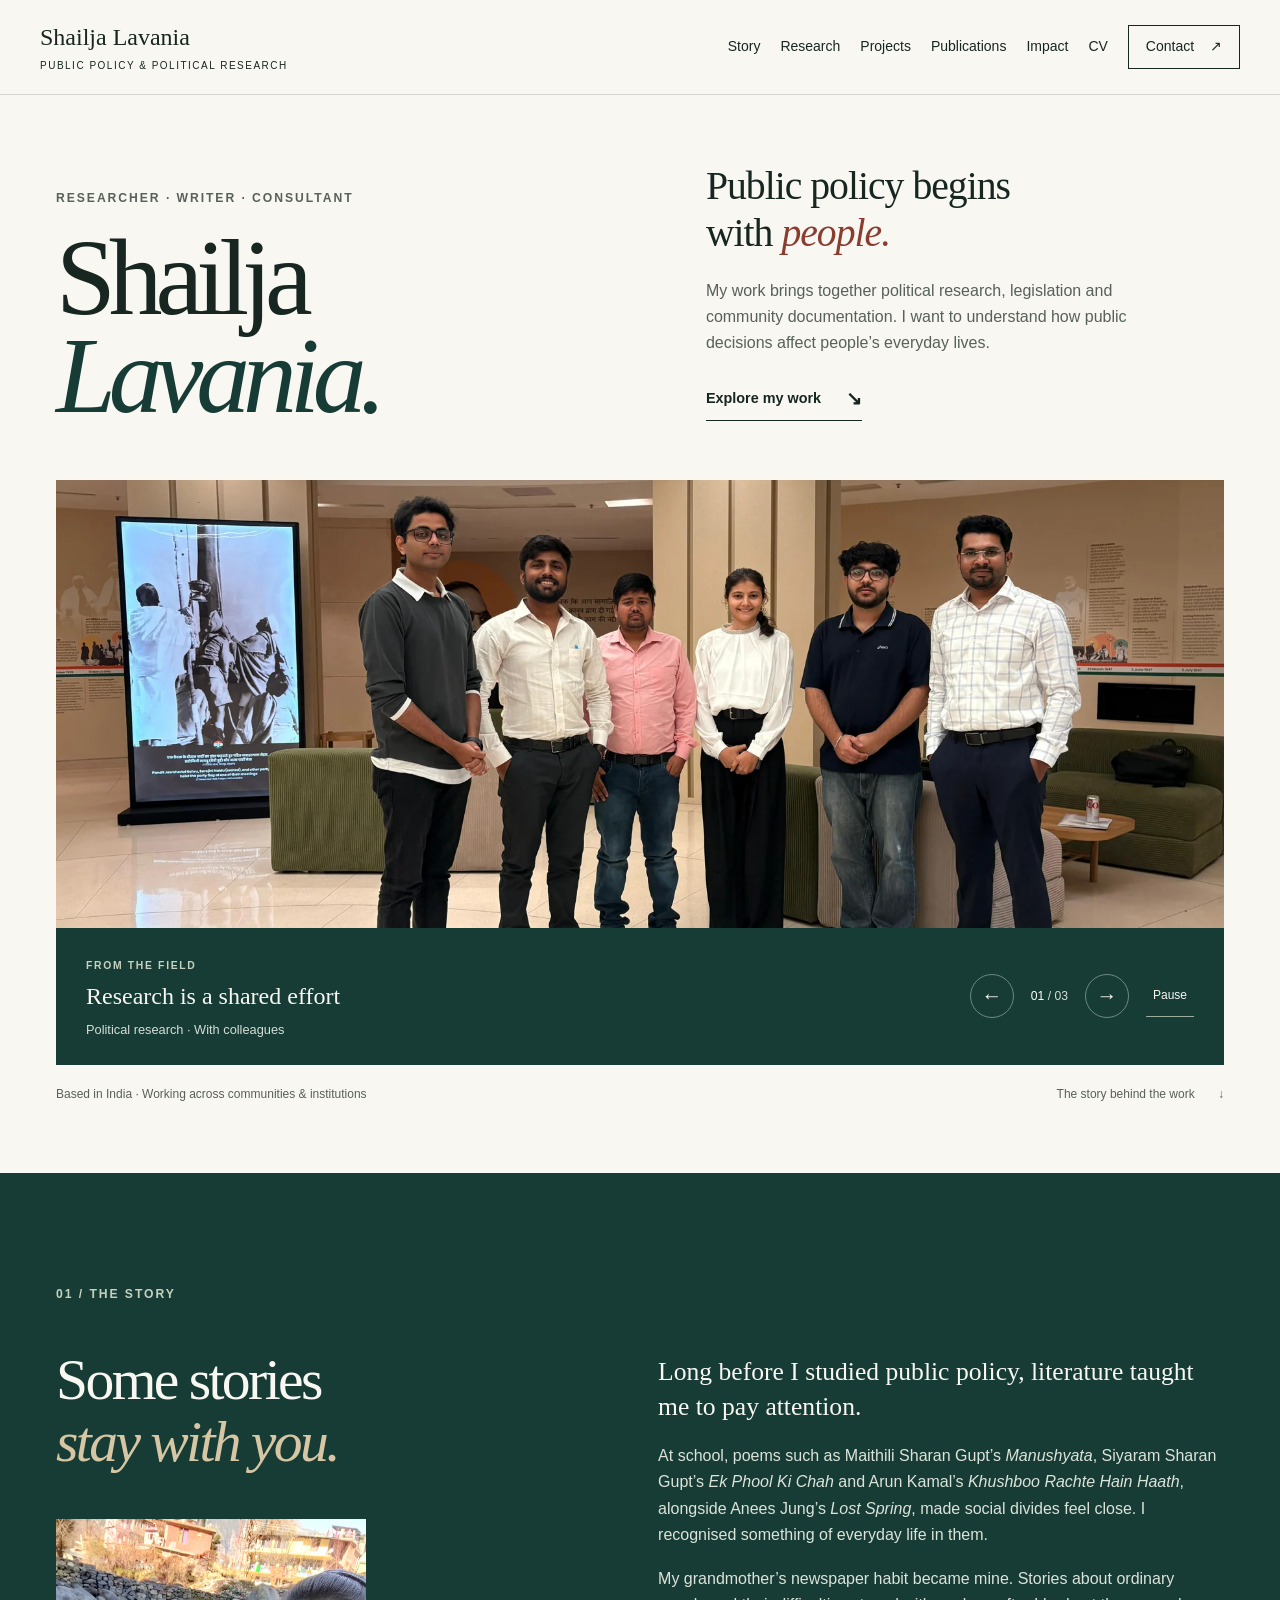
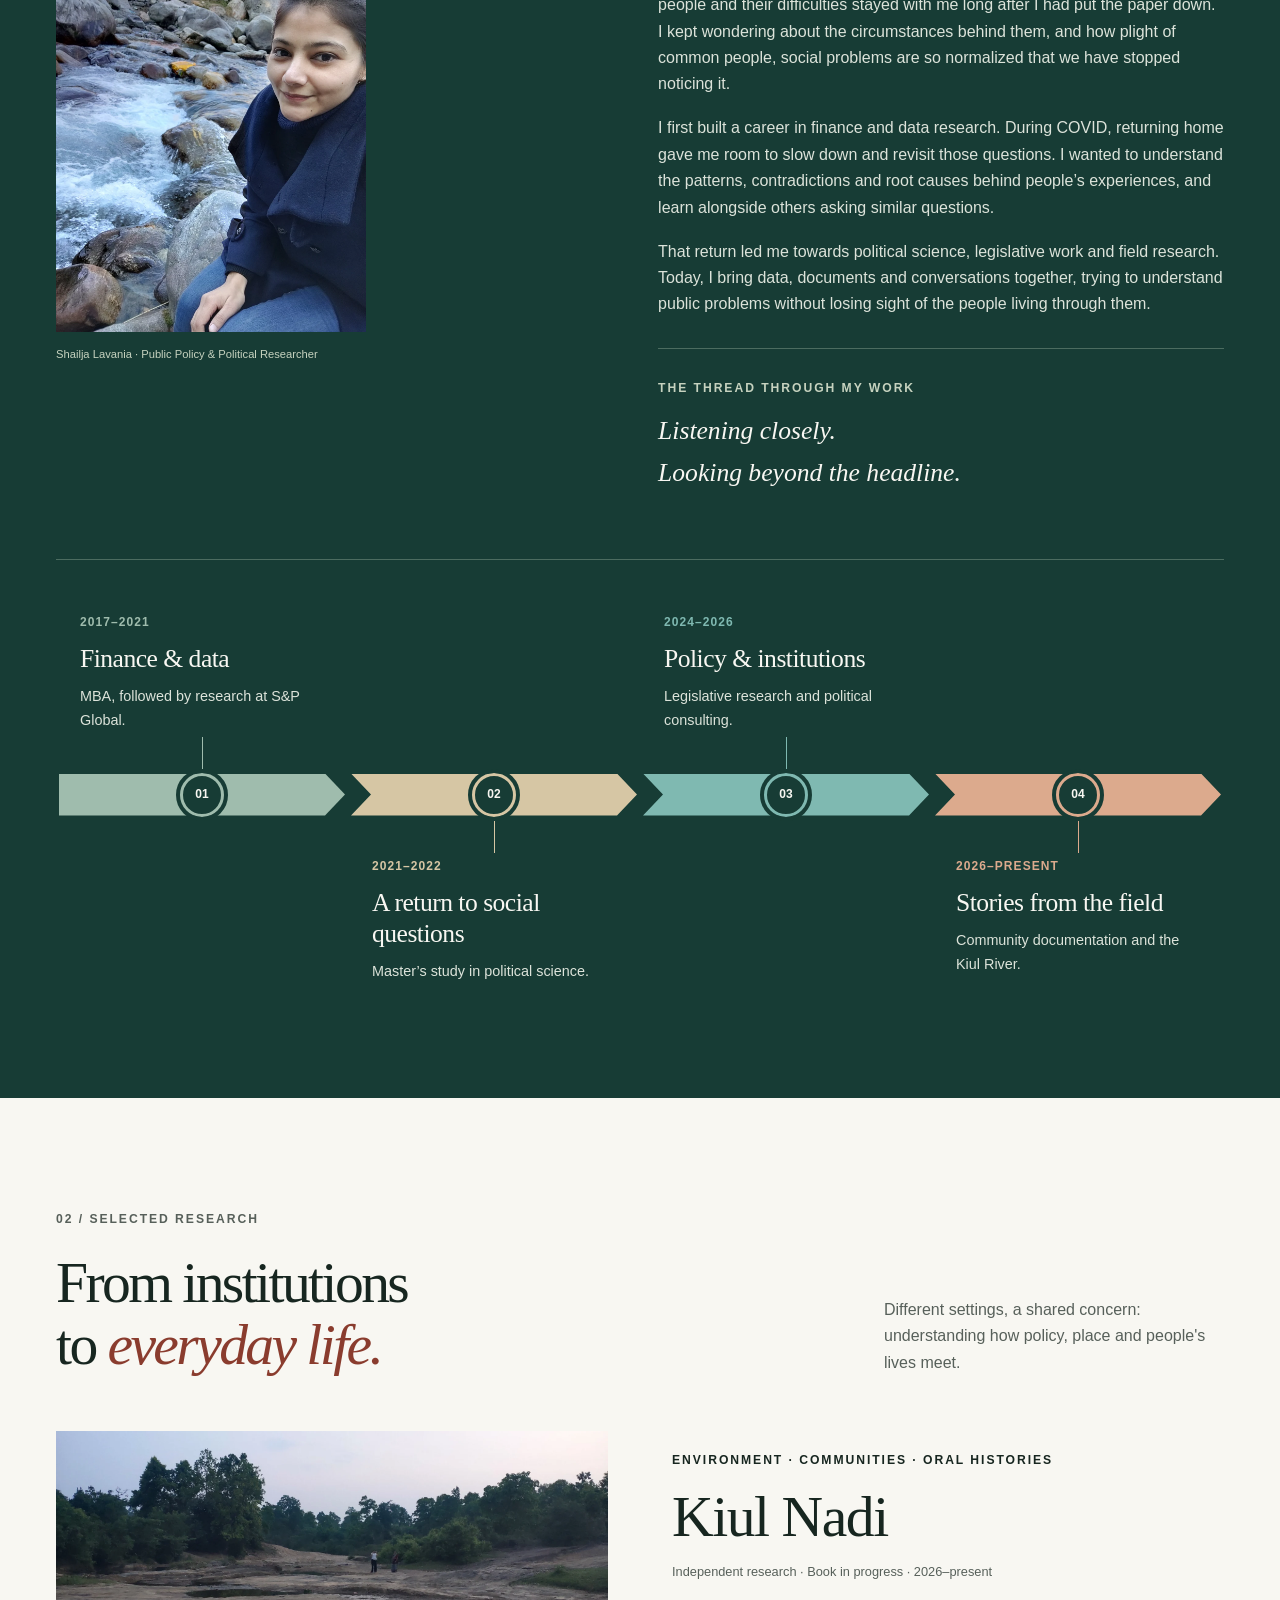
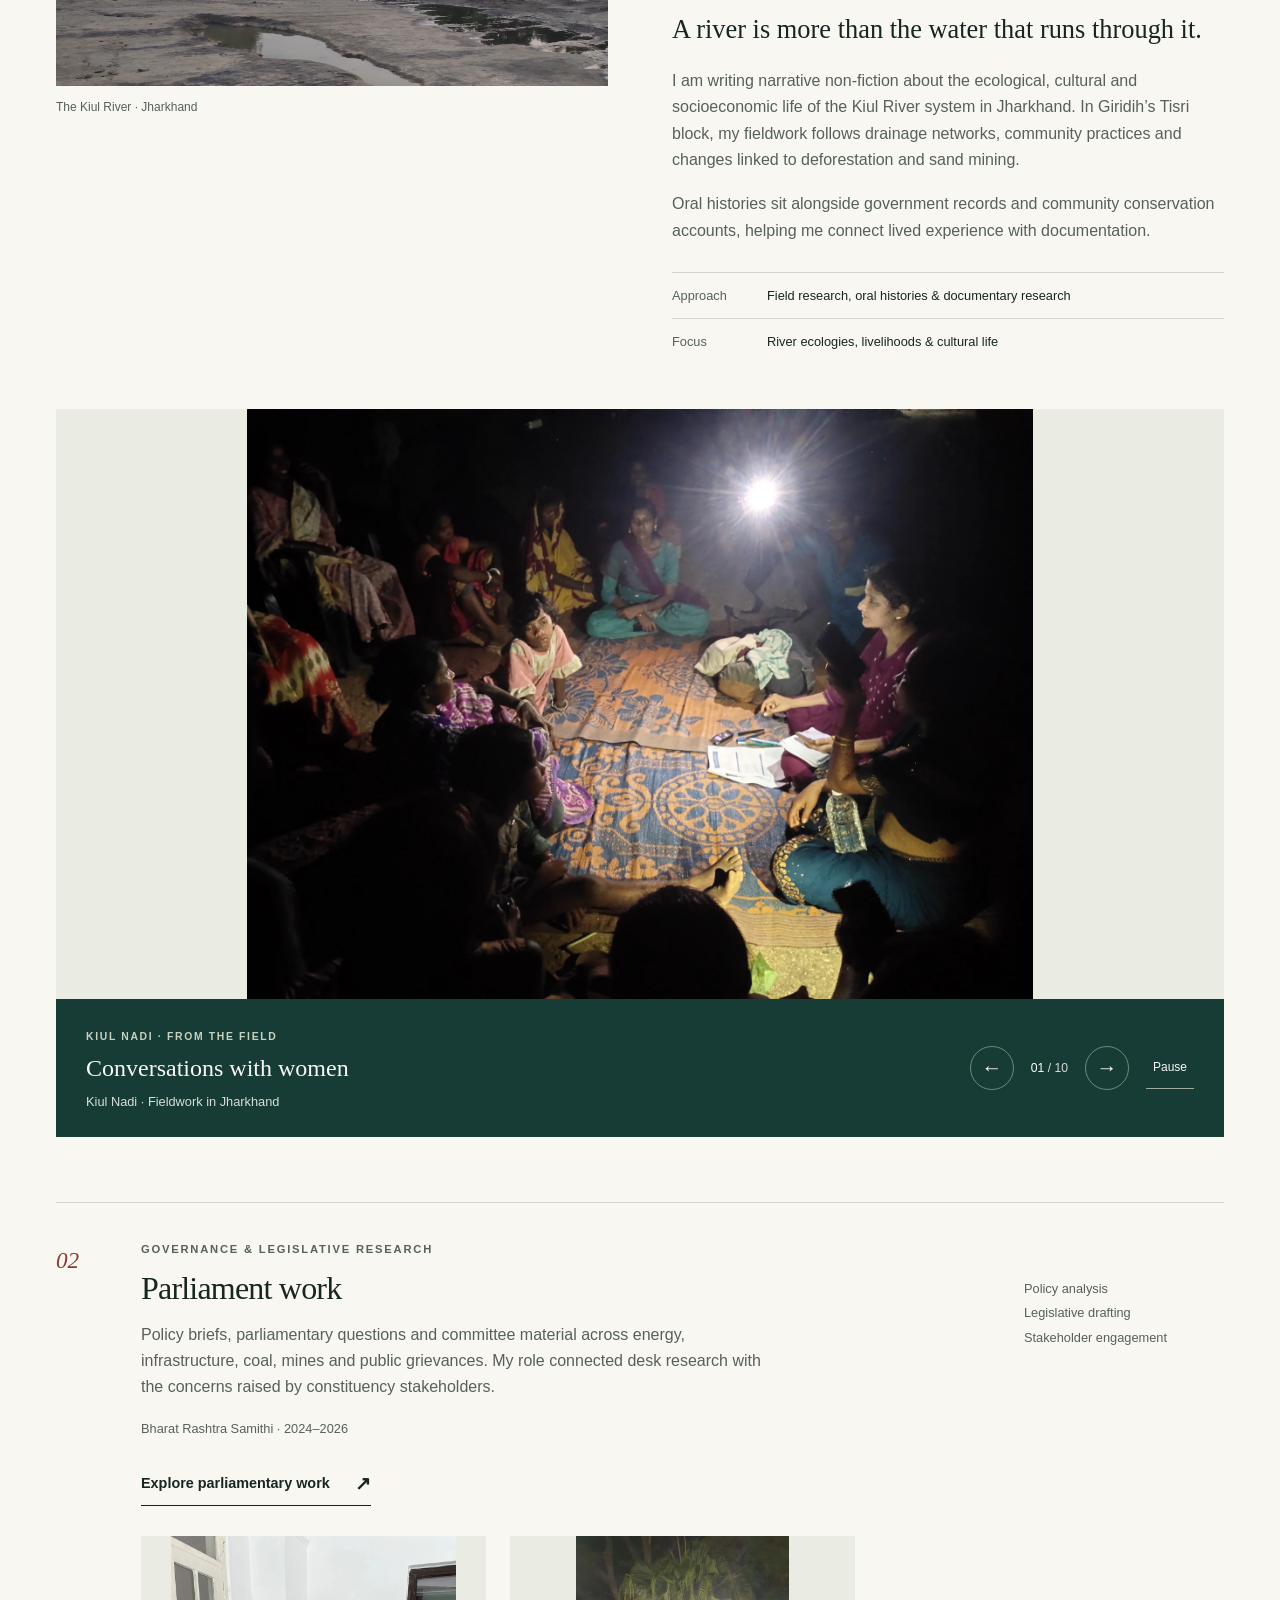
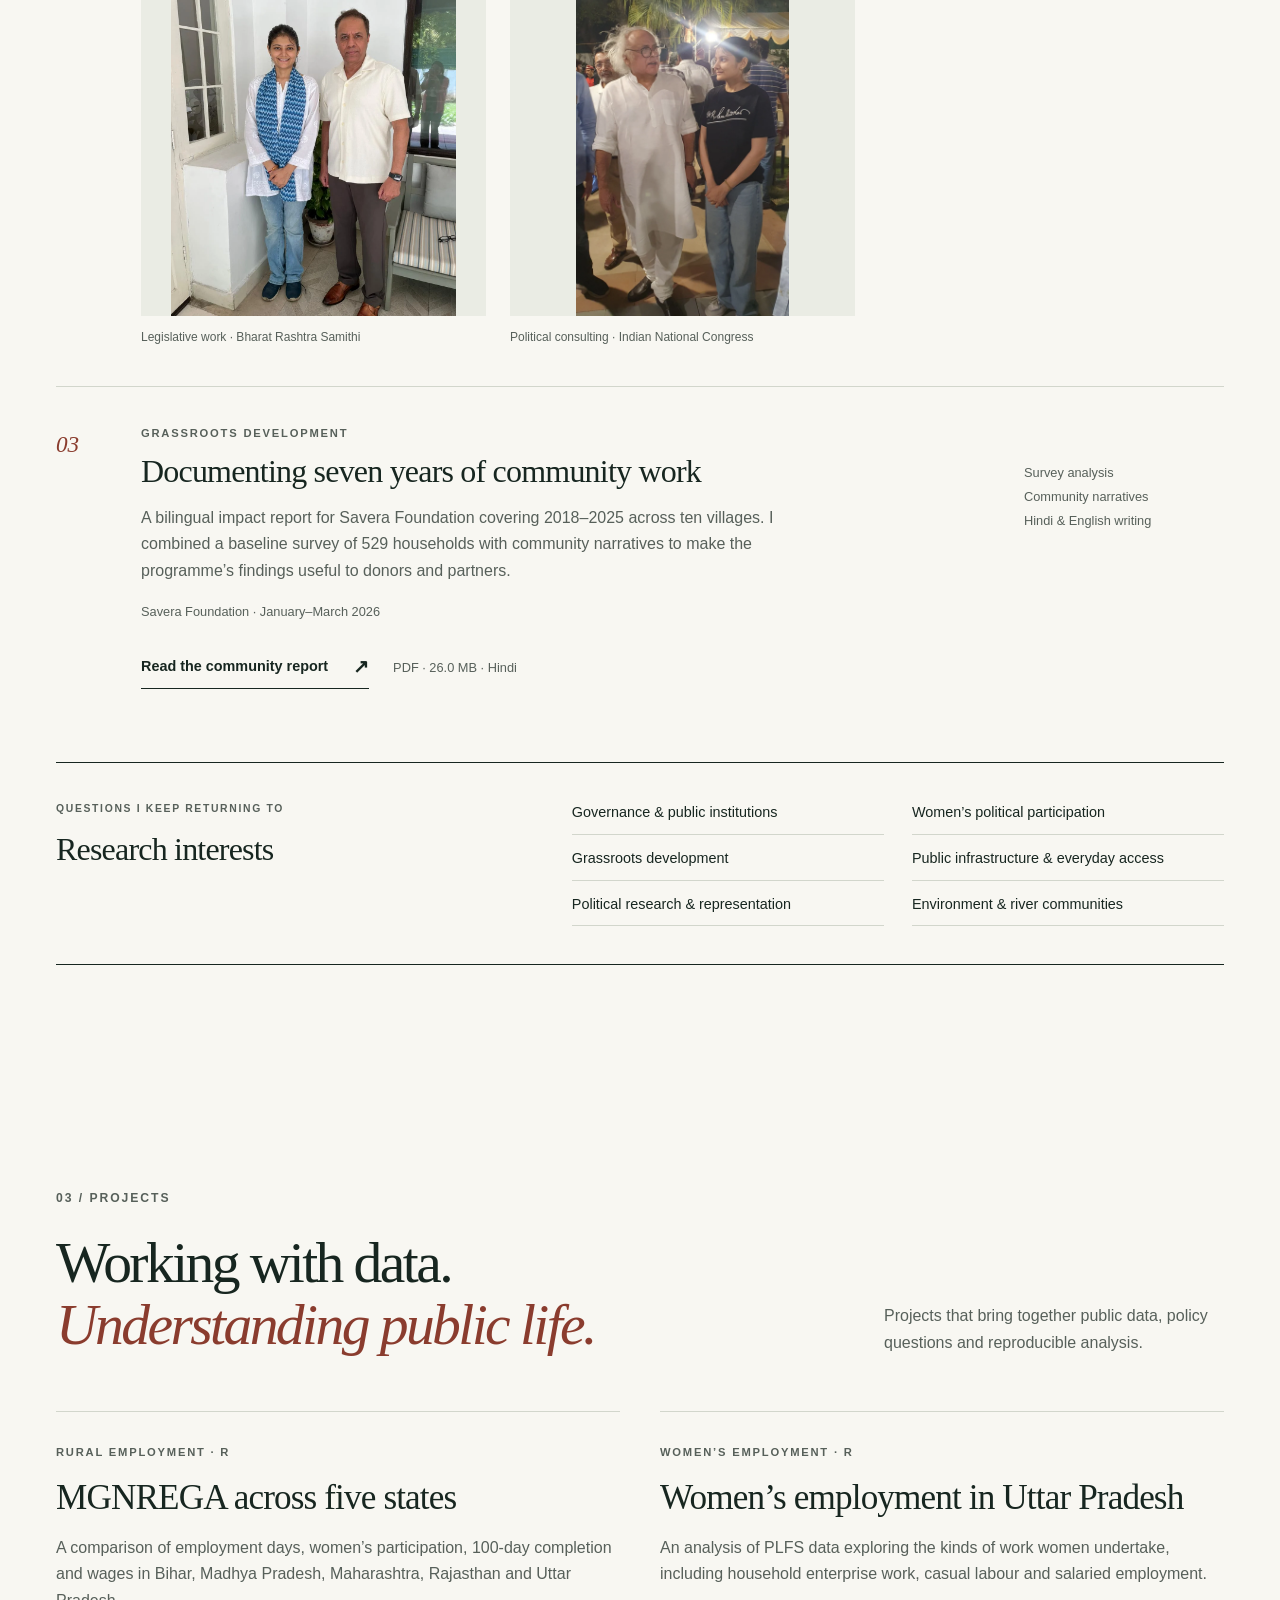
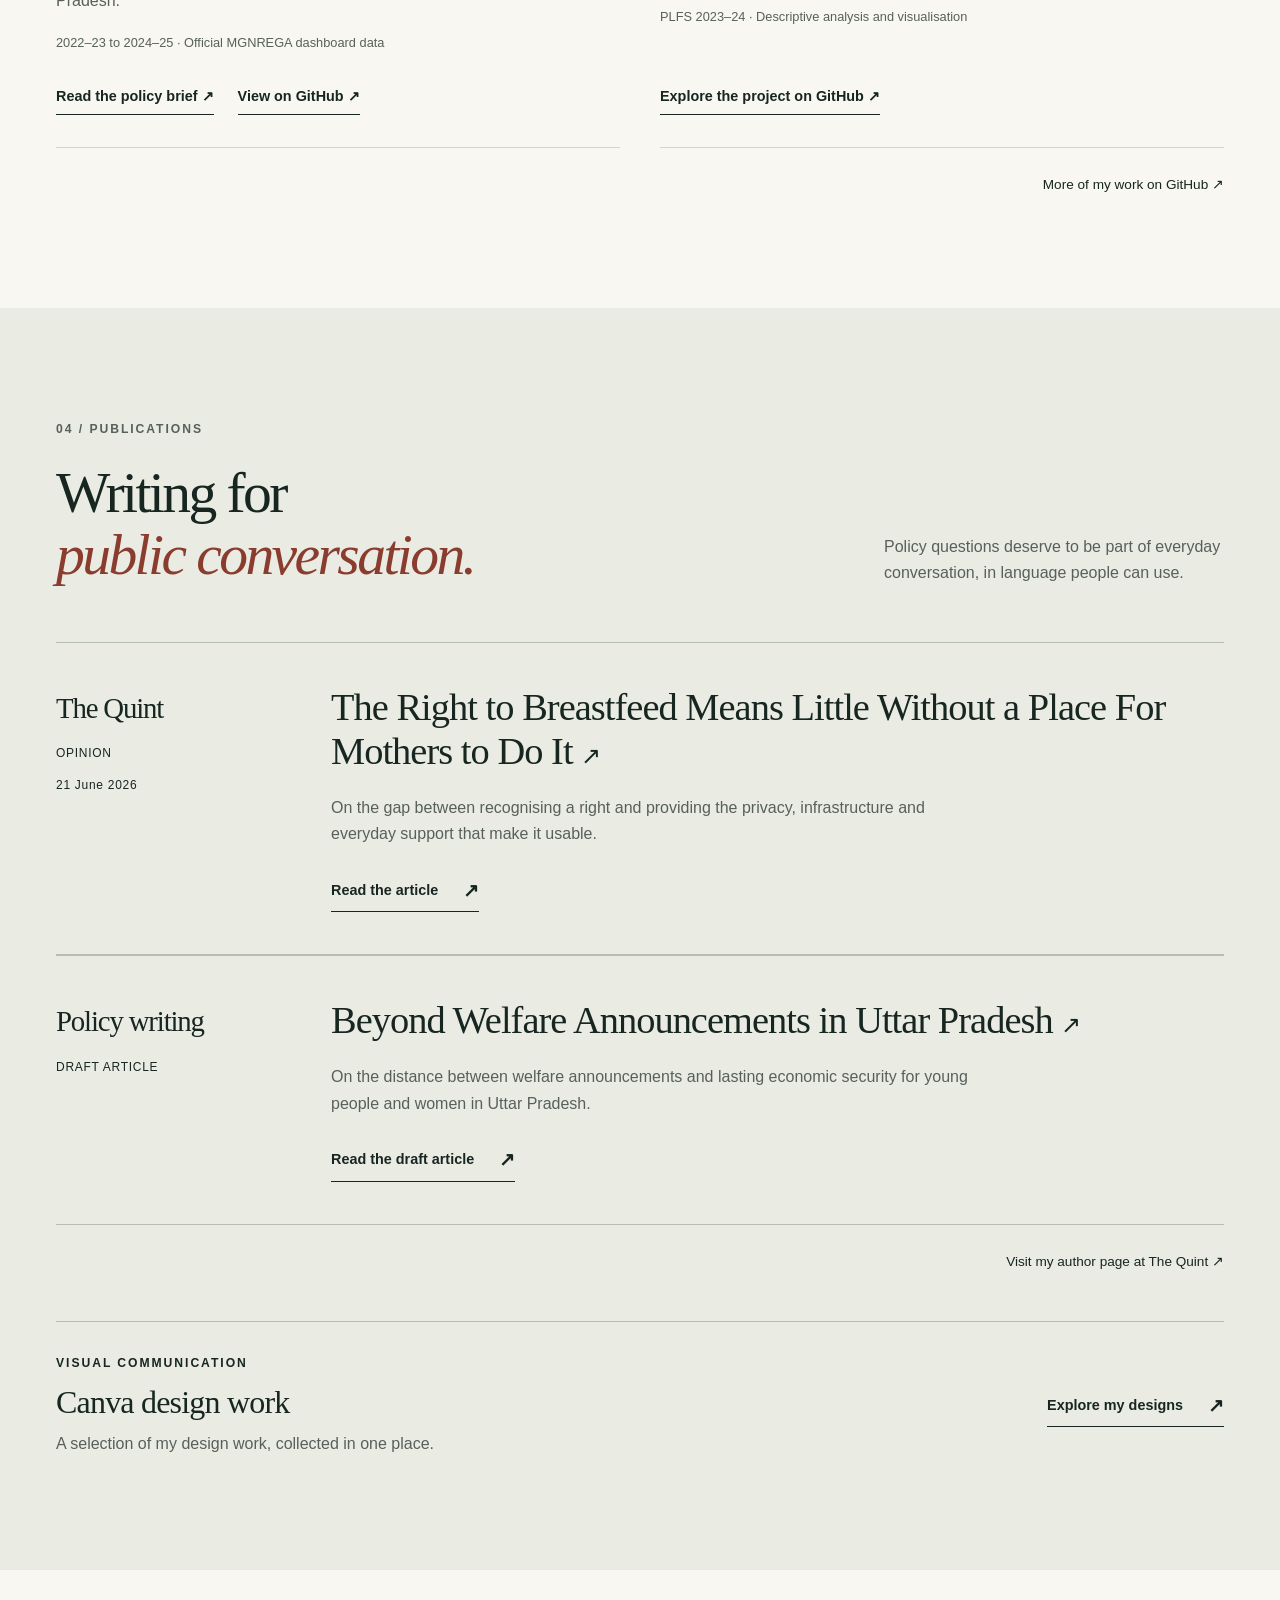
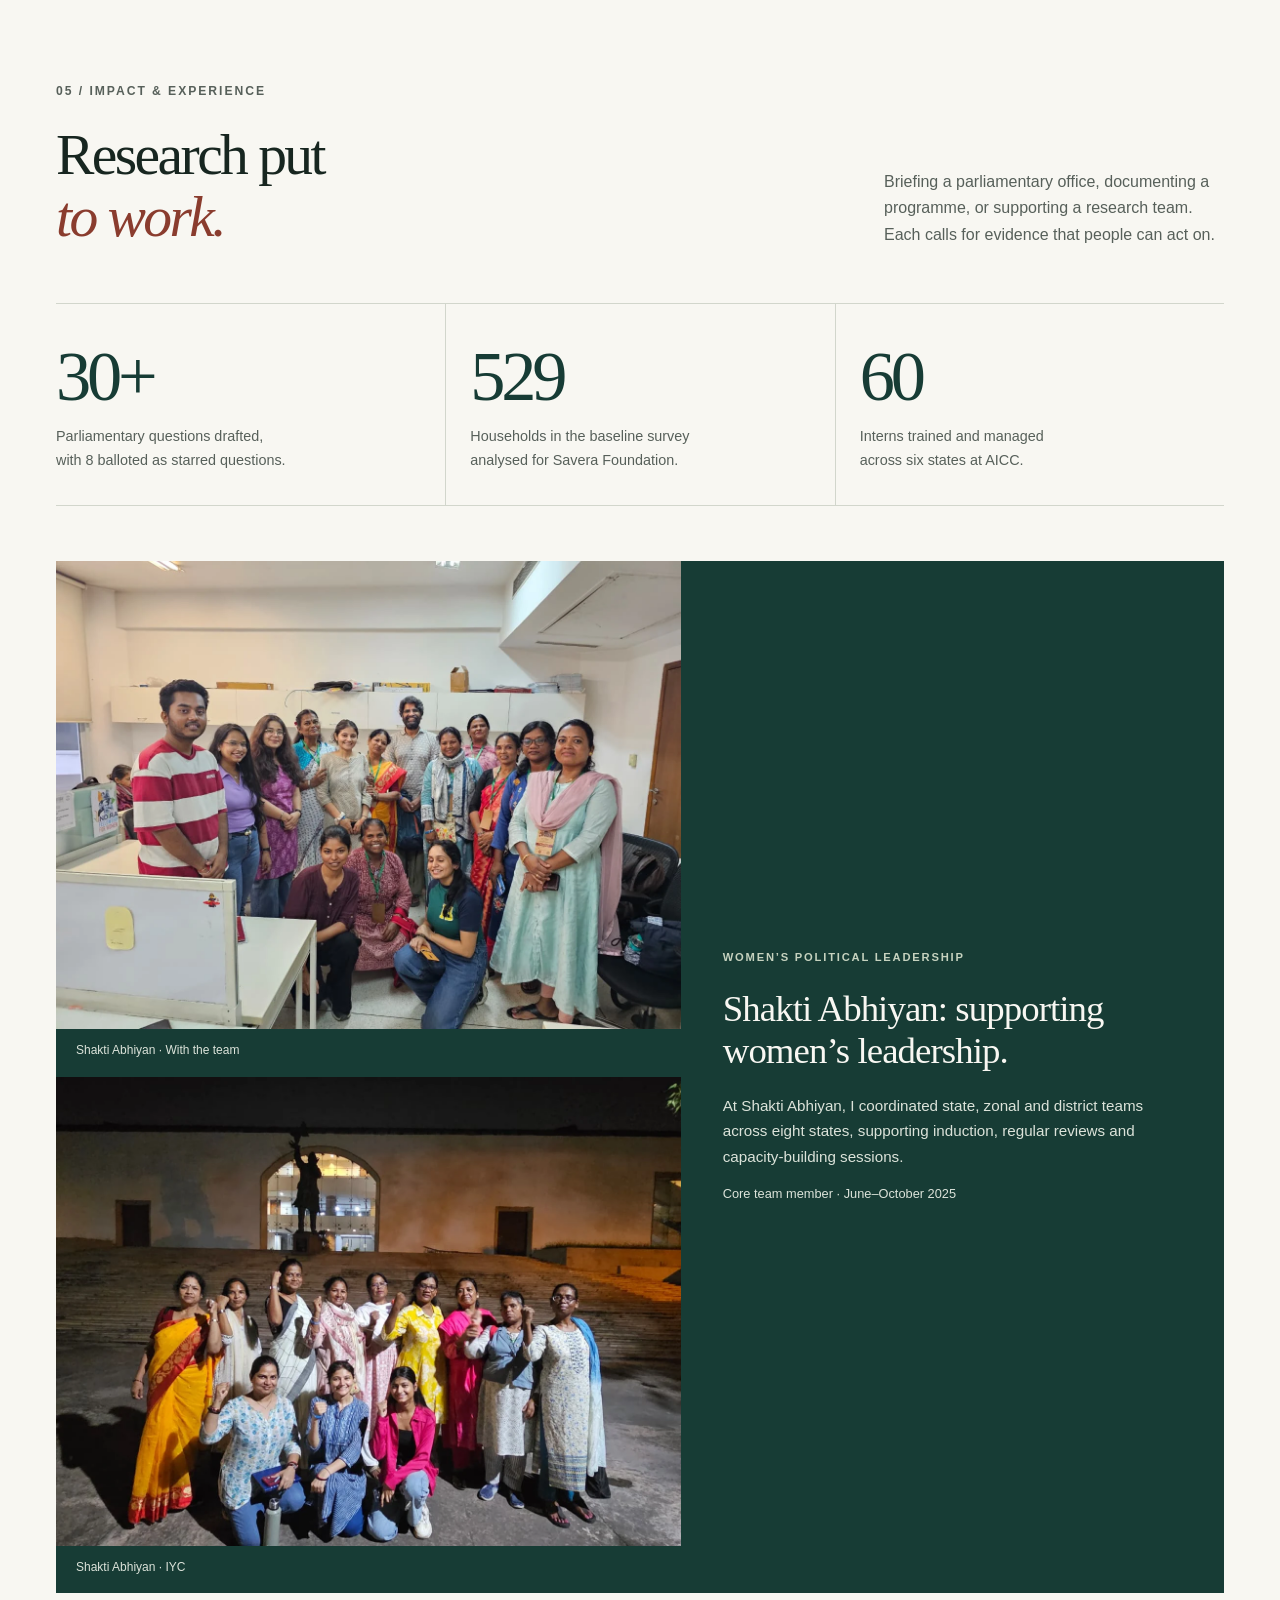
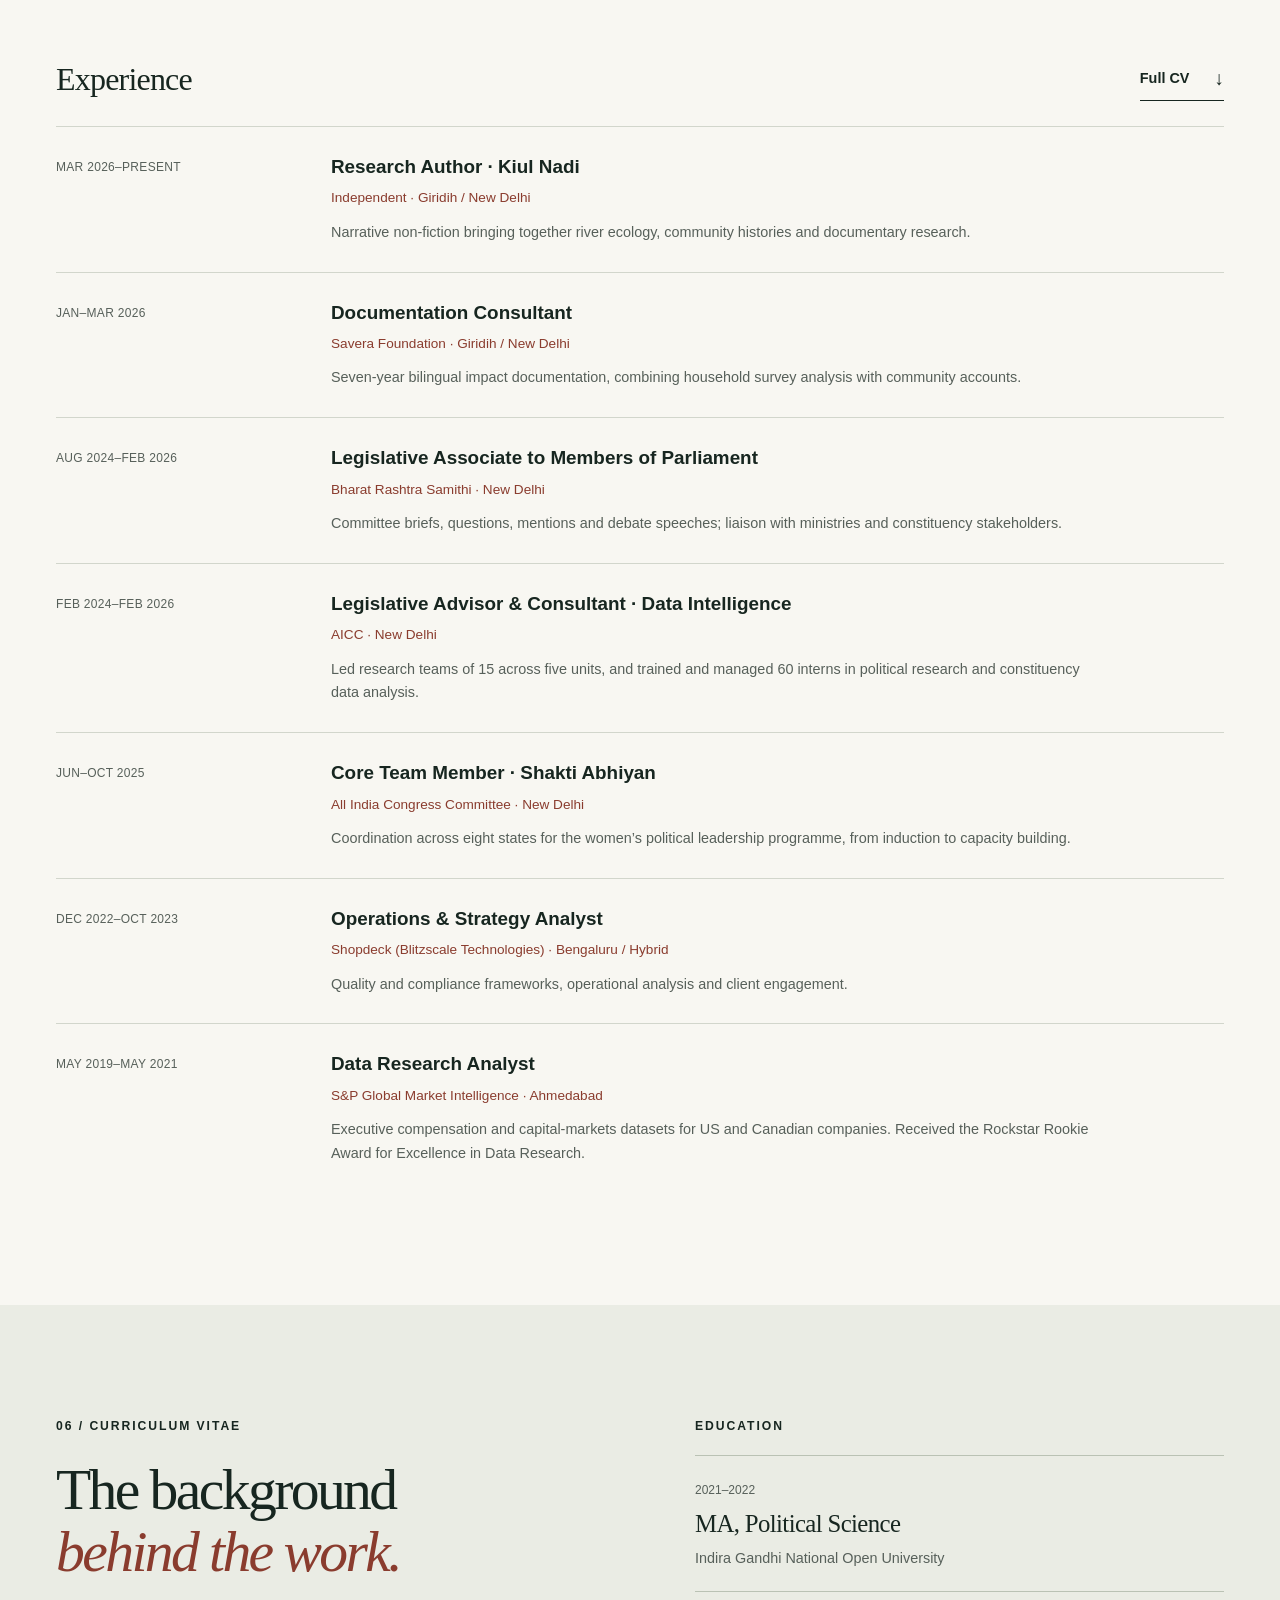
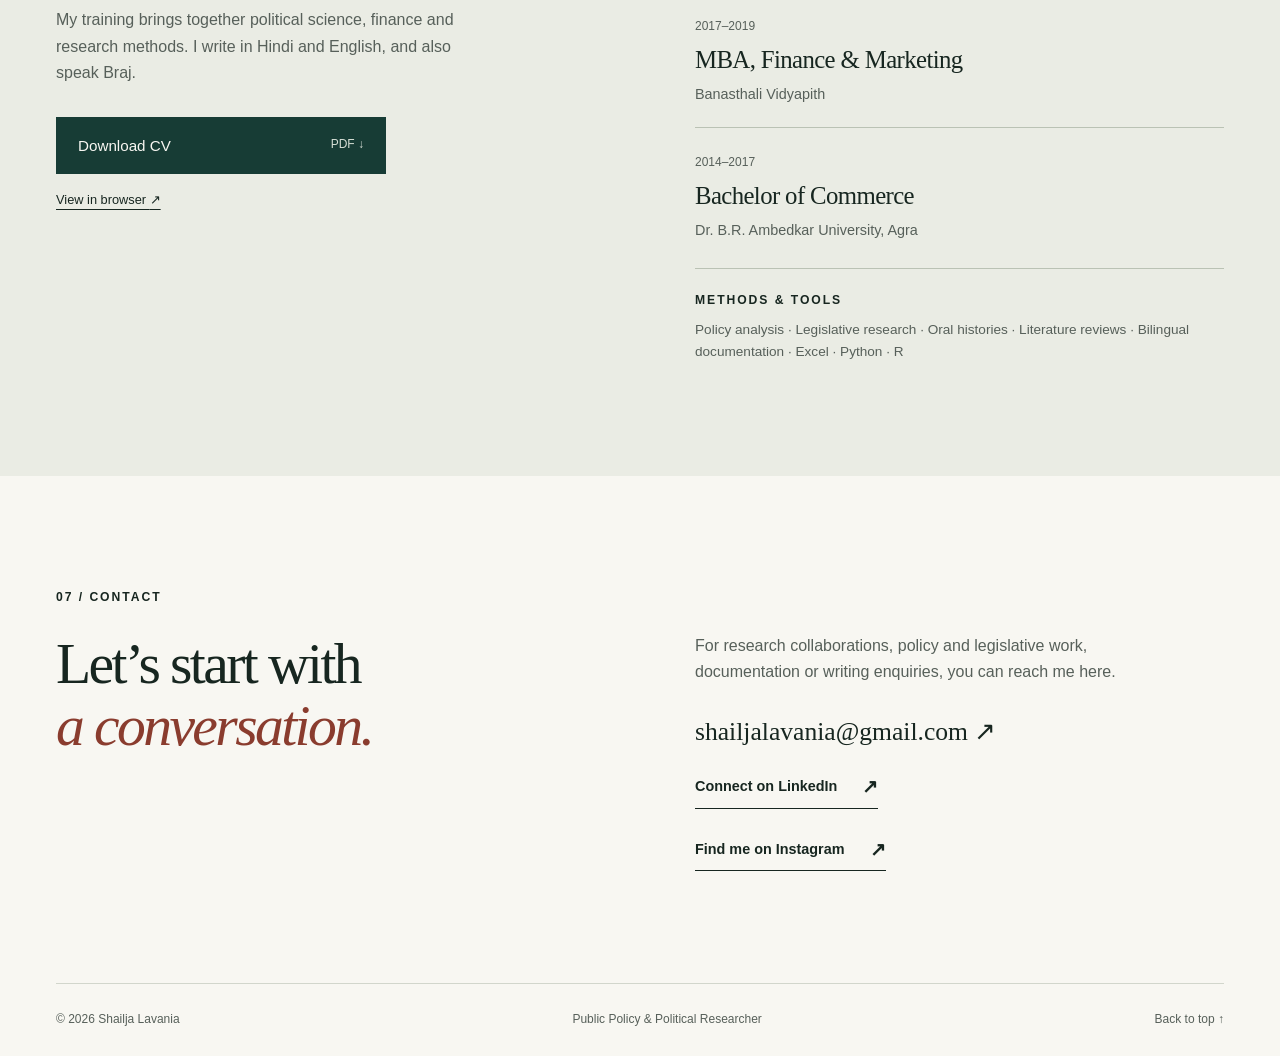
<file: index.html>
<!DOCTYPE html>

<html lang="en">
<head>
<meta charset="utf-8"/>
<meta content="width=device-width, initial-scale=1" name="viewport"/>
<meta content="#173c35" name="theme-color"/>
<title>Shailja Lavania | Public Policy &amp; Political Researcher</title>
<meta content="Shailja Lavania is a public policy and political researcher working across legislative research, community documentation and the Kiul River in Jharkhand." name="description"/>
<link href="https://shailja-lavania.github.io/" rel="canonical"/>
<meta content="Shailja Lavania | Public Policy &amp; Political Researcher" property="og:title"/>
<meta content="Research grounded in people's lives. Legislative research, public policy and stories from the Kiul River." property="og:description"/>
<meta content="website" property="og:type"/>
<meta content="https://shailja-lavania.github.io/" property="og:url"/>
<link href="assets/favicon.svg" rel="icon" type="image/svg+xml"/>
<link href="styles.css" rel="stylesheet"/>
<script defer="" src="script.js"></script>
<noscript><style>.menu-toggle{display:none}nav{display:flex;position:static;flex-wrap:wrap;flex-direction:row;padding:0;border:0}.header-inner{flex-wrap:wrap;padding-block:15px}.site-header{position:static}.slider-controls{display:none}</style></noscript>
</head>
<body>
<a class="skip-link" href="#main">Skip to content</a>
<header class="site-header">
<div class="header-inner">
<a aria-label="Shailja Lavania, home" class="brand" href="#home">Shailja Lavania<span>PUBLIC POLICY &amp; POLITICAL RESEARCH</span></a>
<button aria-controls="navigation" aria-expanded="false" class="menu-toggle" type="button">Menu <span aria-hidden="true">☰</span></button>
<nav aria-label="Main navigation" id="navigation">
<a href="#story">Story</a><a href="#research">Research</a><a href="#projects">Projects</a><a href="#publications">Publications</a><a href="#impact">Impact</a><a href="#cv">CV</a>
<a class="nav-contact" href="#contact">Contact <span aria-hidden="true">↗</span></a>
</nav>
</div>
</header>
<main id="main">
<section aria-labelledby="hero-title" class="hero wrap" id="home">
<div class="hero-intro">
<div class="hero-heading">
<p class="eyebrow">RESEARCHER · WRITER · CONSULTANT</p>
<h1 id="hero-title">Shailja<br/><em>Lavania.</em></h1></div>
<div class="hero-summary">
<p class="hero-statement">Public policy begins<br/> with <em>people.</em></p>
<p>My work brings together political research, legislation and community documentation. I want to understand how public decisions affect people’s everyday lives.</p>
<a class="text-link" href="#research">Explore my work <span aria-hidden="true">↘</span></a></div>
</div>
<div aria-label="Photographs from my work" aria-roledescription="carousel" class="slideshow" role="region">
<div class="slides"><figure aria-hidden="false" aria-label="1 of 3" aria-roledescription="slide" class="slide is-active" data-caption="Political research · With colleagues" data-title="Research is a shared effort" role="group">
<img alt="Shailja standing with research colleagues in an indoor group photograph" fetchpriority="high" height="1013" loading="eager" src="assets/images/research-team.webp" width="1800"/>
</figure><figure aria-hidden="true" aria-label="2 of 3" aria-roledescription="slide" class="slide" data-caption="Shakti Abhiyan · Organising and leadership, 2025" data-title="Women's political participation" hidden="" role="group">
<img alt="A group photograph from Shakti Abhiyan outside Indira Bhawan" height="1200" loading="lazy" src="assets/images/shakti-leadership.webp" width="1600"/>
</figure><figure aria-hidden="true" aria-label="3 of 3" aria-roledescription="slide" class="slide" data-caption="Conversations and shared moments during fieldwork" data-title="With the community" hidden="" role="group">
<img alt="Shailja with children and adults during a community visit" height="1800" loading="lazy" src="assets/images/community-field-visit.webp" width="1800"/>
</figure></div>
<div class="slider-footer">
<div class="slide-caption"><span class="eyebrow">FROM THE FIELD</span>
<p data-slider="slide-title" id="slide-title">Research is a shared effort</p><span data-slider="slide-caption" id="slide-caption">Political research · With colleagues</span></div>
<div class="slider-controls"><button aria-label="Previous photograph" class="icon-button" data-slider="previous-slide" id="previous-slide" type="button">←</button><span aria-hidden="true" class="slide-counter"><b data-slider="slide-number" id="slide-number">01</b> / 03</span><button aria-label="Next photograph" class="icon-button" data-slider="next-slide" id="next-slide" type="button">→</button><button aria-label="Pause slideshow" class="pause-button" data-slider="toggle-slideshow" id="toggle-slideshow" type="button">Pause</button></div>
</div>
<p aria-atomic="true" aria-live="polite" class="sr-only" data-slider="slider-announcement" id="slider-announcement"></p>
</div>
<div class="hero-bottom"><span>Based in India · Working across communities &amp; institutions</span><a href="#story">The story behind the work <span aria-hidden="true">↓</span></a></div>
</section>
<section aria-labelledby="story-title" class="story section" id="story">
<div class="wrap">
<p class="eyebrow section-label">01 / THE STORY</p>
<div class="story-grid">
<div class="story-left">
<h2 id="story-title">Some stories<br/><em>stay with you.</em></h2>
<figure class="portrait"><img alt="Shailja Lavania seated beside a rocky stream" height="1600" loading="lazy" src="assets/images/shailja-lavania.webp" width="1202"/><figcaption>Shailja Lavania · Public Policy &amp; Political Researcher</figcaption></figure>
</div>
<div class="story-copy">
<p class="lead">Long before I studied public policy, literature taught me to pay attention.</p>
<p>At school, poems such as Maithili Sharan Gupt’s <cite>Manushyata</cite>, Siyaram Sharan Gupt’s <cite>Ek Phool Ki Chah</cite> and Arun Kamal’s <cite>Khushboo Rachte Hain Haath</cite>, alongside Anees Jung’s <cite>Lost Spring</cite>, made social divides feel close. I recognised something of everyday life in them.</p>
<p>My grandmother’s newspaper habit became mine. Stories about ordinary people and their difficulties stayed with me long after I had put the paper down. I kept wondering about the circumstances behind them, and how plight of common people, social problems are so normalized that we have stopped noticing it.</p>
<p>I first built a career in finance and data research. During COVID, returning home gave me room to slow down and revisit those questions. I wanted to understand the patterns, contradictions and root causes behind people’s experiences, and learn alongside others asking similar questions.</p>
<p>That return led me towards political science, legislative work and field research. Today, I bring data, documents and conversations together, trying to understand public problems without losing sight of the people living through them.</p>
<div class="story-note"><span class="eyebrow">THE THREAD THROUGH MY WORK</span>
<p>Listening closely.<br/>Looking beyond the headline.</p></div>
</div>
</div>
<ol aria-label="My research journey" class="journey">
<li><div class="journey-copy"><span class="journey-date">2017–2021</span>
<h3>Finance &amp; data</h3>
<p>MBA, followed by research at S&amp;P Global.</p></div><div aria-hidden="true" class="journey-rail"><span class="journey-node">01</span></div></li>
<li><div class="journey-copy"><span class="journey-date">2021–2022</span>
<h3>A return to social questions</h3>
<p>Master’s study in political science.</p></div><div aria-hidden="true" class="journey-rail"><span class="journey-node">02</span></div></li>
<li><div class="journey-copy"><span class="journey-date">2024–2026</span>
<h3>Policy &amp; institutions</h3>
<p>Legislative research and political consulting.</p></div><div aria-hidden="true" class="journey-rail"><span class="journey-node">03</span></div></li>
<li><div class="journey-copy"><span class="journey-date">2026–PRESENT</span>
<h3>Stories from the field</h3>
<p>Community documentation and the Kiul River.</p></div><div aria-hidden="true" class="journey-rail"><span class="journey-node">04</span></div></li></ol>
</div>
</section>
<section aria-labelledby="research-title" class="research section wrap" id="research">
<div class="section-heading">
<div>
<p class="eyebrow">02 / SELECTED RESEARCH</p>
<h2 id="research-title">From institutions<br/>to <em>everyday life.</em></h2></div>
<p>Different settings, a shared concern: understanding how policy, place and people's lives meet.</p></div>
<article class="featured-research">
<figure><img alt="Rocky Kiul riverbed with shallow pools and tree-lined banks" height="831" loading="lazy" src="assets/images/kiul-river-current.webp" width="1800"/><figcaption>The Kiul River · Jharkhand</figcaption></figure>
<div class="research-copy">
<p class="eyebrow">ENVIRONMENT · COMMUNITIES · ORAL HISTORIES</p>
<h3>Kiul Nadi</h3>
<p class="project-status">Independent research · Book in progress · 2026–present</p>
<p class="lead">A river is more than the water that runs through it.</p>
<p>I am writing narrative non-fiction about the ecological, cultural and socioeconomic life of the Kiul River system in Jharkhand. In Giridih’s Tisri block, my fieldwork follows drainage networks, community practices and changes linked to deforestation and sand mining.</p>
<p>Oral histories sit alongside government records and community conservation accounts, helping me connect lived experience with documentation.</p>
<dl class="research-details">
<div>
<dt>Approach</dt>
<dd>Field research, oral histories &amp; documentary research</dd></div>
<div>
<dt>Focus</dt>
<dd>River ecologies, livelihoods &amp; cultural life</dd></div>
</dl>
</div>
</article>
<div aria-label="Kiul Nadi project photographs" aria-roledescription="carousel" class="slideshow kiul-slideshow" id="kiul-gallery" role="region"><div class="slides"><figure aria-hidden="false" aria-label="1 of 10" aria-roledescription="slide" class="slide is-active" data-caption="Kiul Nadi · Fieldwork in Jharkhand" data-title="Conversations with women" role="group"><img alt="A group of women gathered for an evening conversation" height="1350" loading="lazy" src="assets/images/kiul-current-02.webp" width="1800"/></figure><figure aria-hidden="true" aria-label="2 of 10" aria-roledescription="slide" class="slide" data-caption="Kiul Nadi · Fieldwork in Jharkhand" data-title="Work and everyday life" hidden="" role="group"><img alt="People gathered beneath a tree with leaves and leaf plates" height="831" loading="lazy" src="assets/images/kiul-current-03.webp" width="1800"/></figure><figure aria-hidden="true" aria-label="3 of 10" aria-roledescription="slide" class="slide" data-caption="Kiul Nadi · Fieldwork in Jharkhand" data-title="Around the trees" hidden="" role="group"><img alt="Community members seated beneath trees with gathered leaves" height="831" loading="lazy" src="assets/images/kiul-current-04.webp" width="1800"/></figure><figure aria-hidden="true" aria-label="4 of 10" aria-roledescription="slide" class="slide" data-caption="Kiul Nadi · Fieldwork in Jharkhand" data-title="Notes from the riverbed" hidden="" role="group"><img alt="Shailja standing on the riverbed with field notes" height="1600" loading="lazy" src="assets/images/kiul-current-05.webp" width="720"/></figure><figure aria-hidden="true" aria-label="5 of 10" aria-roledescription="slide" class="slide" data-caption="Kiul Nadi · Fieldwork in Jharkhand" data-title="Meeting along the way" hidden="" role="group"><img alt="Shailja with community members during a field visit" height="577" loading="lazy" src="assets/images/kiul-current-06.webp" width="1280"/></figure><figure aria-hidden="true" aria-label="6 of 10" aria-roledescription="slide" class="slide" data-caption="Kiul Nadi · Fieldwork in Jharkhand" data-title="Learning together" hidden="" role="group"><img alt="Shailja near a board with children seated in a courtyard" height="738" loading="lazy" src="assets/images/kiul-current-07.webp" width="1599"/></figure><figure aria-hidden="true" aria-label="7 of 10" aria-roledescription="slide" class="slide" data-caption="Kiul Nadi · Fieldwork in Jharkhand" data-title="Field notes in Jharkhand" hidden="" role="group"><img alt="A notebook and papers in a village courtyard" height="1599" loading="lazy" src="assets/images/kiul-current-08.webp" width="899"/></figure><figure aria-hidden="true" aria-label="8 of 10" aria-roledescription="slide" class="slide" data-caption="Kiul Nadi · Fieldwork in Jharkhand" data-title="Listening in the village" hidden="" role="group"><img alt="Shailja speaking with a woman seated outside a home" height="831" loading="lazy" src="assets/images/kiul-goreti.webp" width="1800"/></figure><figure aria-hidden="true" aria-label="9 of 10" aria-roledescription="slide" class="slide" data-caption="Kiul Nadi · Fieldwork in Jharkhand" data-title="Moments with children" hidden="" role="group"><img alt="Shailja seated with two children outdoors" height="1800" loading="lazy" src="assets/images/kiul-goretikids.webp" width="1350"/></figure><figure aria-hidden="true" aria-label="10 of 10" aria-roledescription="slide" class="slide" data-caption="Kiul Nadi · Fieldwork in Jharkhand" data-title="Learning in the courtyard" hidden="" role="group"><img alt="Shailja beside a chalkboard with children seated on mats" height="831" loading="lazy" src="assets/images/kiul-literacykids.webp" width="1800"/></figure></div><div class="slider-footer"><div class="slide-caption"><span class="eyebrow">KIUL NADI · FROM THE FIELD</span><p data-slider="slide-title">Conversations with women</p><span data-slider="slide-caption">Kiul Nadi · Fieldwork in Jharkhand</span></div><div class="slider-controls"><button aria-label="Previous Kiul photograph" class="icon-button" data-slider="previous-slide" type="button">←</button><span aria-hidden="true" class="slide-counter"><b data-slider="slide-number">01</b> / 10</span><button aria-label="Next Kiul photograph" class="icon-button" data-slider="next-slide" type="button">→</button><button aria-label="Pause slideshow" class="pause-button" data-slider="toggle-slideshow" type="button">Pause</button></div></div><p aria-atomic="true" aria-live="polite" class="sr-only" data-slider="slider-announcement"></p></div>
<div class="research-list">
<article id="parliament-work"><span class="research-index">02</span>
<div>
<p class="eyebrow">GOVERNANCE &amp; LEGISLATIVE RESEARCH</p>
<h3>Parliament work</h3>
<p>Policy briefs, parliamentary questions and committee material across energy, infrastructure, coal, mines and public grievances. My role connected desk research with the concerns raised by constituency stakeholders.</p><span class="project-status">Bharat Rashtra Samithi · 2024–2026</span><div class="work-links"><a class="text-link" href="https://drive.google.com/drive/folders/1GnmnTd1PQtSpSLgNcA5cGXBLR6RuvUgW?usp=sharing" rel="noopener noreferrer" target="_blank">Explore parliamentary work <span aria-hidden="true">↗</span></a></div></div>
<span class="method">Policy analysis<br/>Legislative drafting<br/>Stakeholder engagement</span><div aria-label="Photographs from parliamentary work" class="work-gallery parliament-gallery"><figure><a aria-label="View full photograph: Legislative work · Bharat Rashtra Samithi (opens in a new tab)" href="assets/images/parliament-associate.webp" rel="noopener noreferrer" target="_blank"><img alt="Shailja standing beside a colleague in an office doorway" height="1280" loading="lazy" src="assets/images/parliament-associate.webp" width="960"/></a><figcaption>Legislative work · Bharat Rashtra Samithi</figcaption></figure><figure><a aria-label="View full photograph: Political consulting · Indian National Congress (opens in a new tab)" href="assets/images/parliament-consulting.webp" rel="noopener noreferrer" target="_blank"><img alt="Shailja in conversation at an outdoor gathering" height="1600" loading="lazy" src="assets/images/parliament-consulting.webp" width="900"/></a><figcaption>Political consulting · Indian National Congress</figcaption></figure></div></article>
<article id="community-documentation"><span class="research-index">03</span>
<div>
<p class="eyebrow">GRASSROOTS DEVELOPMENT</p>
<h3>Documenting seven years of community work</h3>
<p>A bilingual impact report for Savera Foundation covering 2018–2025 across ten villages. I combined a baseline survey of 529 households with community narratives to make the programme’s findings useful to donors and partners.</p><span class="project-status">Savera Foundation · January–March 2026</span><div class="work-links"><a class="text-link" href="assets/documents/Savera-Foundation-Community-Report.pdf" rel="noopener noreferrer" target="_blank">Read the community report <span aria-hidden="true">↗</span></a><span class="project-status">PDF · 26.0 MB · Hindi</span></div></div>
<span class="method">Survey analysis<br/>Community narratives<br/>Hindi &amp; English writing</span></article>
</div>
<div class="interests" id="interests">
<div>
<p class="eyebrow">QUESTIONS I KEEP RETURNING TO</p>
<h3>Research interests</h3></div>
<ul><li>Governance &amp; public institutions</li>

<li>Women’s political participation</li>
<li>Grassroots development</li>
<li>Public infrastructure &amp; everyday access</li>
<li>Political research &amp; representation</li><li>Environment &amp; river communities</li></ul>
</div>
</section>
<section aria-labelledby="projects-title" class="projects section wrap" id="projects"><div class="section-heading"><div><p class="eyebrow">03 / PROJECTS</p><h2 id="projects-title">Working with data.<br/><em>Understanding public life.</em></h2></div><p>Projects that bring together public data, policy questions and reproducible analysis.</p></div><div class="project-grid"><article class="project-card"><p class="eyebrow">RURAL EMPLOYMENT · R</p><h3>MGNREGA across five states</h3><p>A comparison of employment days, women’s participation, 100-day completion and wages in Bihar, Madhya Pradesh, Maharashtra, Rajasthan and Uttar Pradesh.</p><p class="project-status">2022–23 to 2024–25 · Official MGNREGA dashboard data</p><div class="project-links"><a class="text-link" href="https://shailja-lavania.github.io/mgnrega-state-comparison/" rel="noopener noreferrer" target="_blank">Read the policy brief ↗</a><a class="text-link" href="https://github.com/Shailja-Lavania/mgnrega-state-comparison" rel="noopener noreferrer" target="_blank">View on GitHub ↗</a></div></article><article class="project-card"><p class="eyebrow">WOMEN’S EMPLOYMENT · R</p><h3>Women’s employment in Uttar Pradesh</h3><p>An analysis of PLFS data exploring the kinds of work women undertake, including household enterprise work, casual labour and salaried employment.</p><p class="project-status">PLFS 2023–24 · Descriptive analysis and visualisation</p><div class="project-links"><a class="text-link" href="https://github.com/Shailja-Lavania/up-women-employment-plfs-analysis" rel="noopener noreferrer" target="_blank">Explore the project on GitHub ↗</a></div></article></div><a class="all-writing" href="https://github.com/Shailja-Lavania" rel="noopener noreferrer" target="_blank">More of my work on GitHub ↗</a></section><section aria-labelledby="publications-title" class="publications section" id="publications">
<div class="wrap">
<div class="section-heading">
<div>
<p class="eyebrow">04 / PUBLICATIONS</p>
<h2 id="publications-title">Writing for<br/><em>public conversation.</em></h2></div>
<p>Policy questions deserve to be part of everyday conversation, in language people can use.</p></div>
<article class="publication">
<div class="publication-meta"><span class="publication-outlet">The Quint</span><span>OPINION</span><time datetime="2026-06-21">21 June 2026</time></div>
<div>
<h3><a href="https://www.thequint.com/opinion/nursing-mothers-breastfeeding-lack-of-safety-privacy-in-india" rel="noopener noreferrer" target="_blank">The Right to Breastfeed Means Little Without a Place For Mothers to Do It <span aria-hidden="true">↗</span><span class="sr-only"> (opens in a new tab)</span></a></h3>
<p>On the gap between recognising a right and providing the privacy, infrastructure and everyday support that make it usable.</p>
<a class="text-link" href="https://www.thequint.com/opinion/nursing-mothers-breastfeeding-lack-of-safety-privacy-in-india" rel="noopener noreferrer" target="_blank">Read the article <span aria-hidden="true">↗</span><span class="sr-only"> (opens in a new tab)</span></a></div>
</article>
<article class="publication"><div class="publication-meta"><span class="publication-outlet">Policy writing</span><span>DRAFT ARTICLE</span></div><div><h3><a href="writing/beyond-welfare-announcements.html">Beyond Welfare Announcements in Uttar Pradesh <span aria-hidden="true">↗</span></a></h3><p>On the distance between welfare announcements and lasting economic security for young people and women in Uttar Pradesh.</p><a class="text-link" href="writing/beyond-welfare-announcements.html">Read the draft article <span aria-hidden="true">↗</span></a></div></article><a class="all-writing" href="https://www.thequint.com/author/2517842/shailja-lavania" rel="noopener noreferrer" target="_blank">Visit my author page at The Quint <span aria-hidden="true">↗</span><span class="sr-only"> (opens in a new tab)</span></a>
<article class="design-work"><div><p class="eyebrow">VISUAL COMMUNICATION</p><h3>Canva design work</h3><p>A selection of my design work, collected in one place.</p></div><a class="text-link" href="https://drive.google.com/drive/folders/1hWVpjpyasZnEg22r_VHKNlLgEexVgsgF?usp=sharing" rel="noopener noreferrer" target="_blank">Explore my designs <span aria-hidden="true">↗</span><span class="sr-only"> (opens in a new tab)</span></a></article></div>
</section>
<section aria-labelledby="impact-title" class="impact section wrap" id="impact">
<div class="section-heading">
<div>
<p class="eyebrow">05 / IMPACT &amp; EXPERIENCE</p>
<h2 id="impact-title">Research put<br/><em>to work.</em></h2></div>
<p>Briefing a parliamentary office, documenting a programme, or supporting a research team. Each calls for evidence that people can act on.</p></div>
<div class="impact-numbers">
<div><strong>30+</strong>
<p>Parliamentary questions drafted,<br/>with 8 balloted as starred questions.</p></div>
<div><strong>529</strong>
<p>Households in the baseline survey<br/>analysed for Savera Foundation.</p></div>
<div><strong>60</strong>
<p>Interns trained and managed<br/>across six states at AICC.</p></div>
</div>
<div class="impact-photo" id="shakti-abhiyan"><div aria-label="Shakti Abhiyan photographs" class="shakti-gallery"><figure><a aria-label="View full photograph: Shakti Abhiyan team (opens in a new tab)" href="assets/images/shakti-team-current.webp" rel="noopener noreferrer" target="_blank"><img alt="Shakti Abhiyan colleagues gathered together in an office" height="960" loading="lazy" src="assets/images/shakti-team-current.webp" width="1280"/></a><figcaption>Shakti Abhiyan · With the team</figcaption></figure><figure><a aria-label="View full photograph: Shakti Abhiyan · IYC (opens in a new tab)" href="assets/images/shakti-iyc.webp" rel="noopener noreferrer" target="_blank"><img alt="Shakti Abhiyan participants gathered outdoors in the evening" height="960" loading="lazy" src="assets/images/shakti-iyc.webp" width="1280"/></a><figcaption>Shakti Abhiyan · IYC</figcaption></figure></div>
<div>
<p class="eyebrow">WOMEN’S POLITICAL LEADERSHIP</p>
<h3>Shakti Abhiyan: supporting women’s leadership.</h3>
<p>At Shakti Abhiyan, I coordinated state, zonal and district teams across eight states, supporting induction, regular reviews and capacity-building sessions.</p>
<p class="project-status">Core team member · June–October 2025</p></div>
</div>
<div class="experience-heading">
<h3>Experience</h3>
<a class="text-link" href="#cv">Full CV <span aria-hidden="true">↓</span></a></div>
<div class="experience-list">
<article>
<p class="experience-date">MAR 2026–PRESENT</p>
<div>
<h4>Research Author · Kiul Nadi</h4>
<p class="organisation">Independent · Giridih / New Delhi</p>
<p>Narrative non-fiction bringing together river ecology, community histories and documentary research.</p></div>
</article>
<article>
<p class="experience-date">JAN–MAR 2026</p>
<div>
<h4>Documentation Consultant</h4>
<p class="organisation">Savera Foundation · Giridih / New Delhi</p>
<p>Seven-year bilingual impact documentation, combining household survey analysis with community accounts.</p></div>
</article>
<article>
<p class="experience-date">AUG 2024–FEB 2026</p>
<div>
<h4>Legislative Associate to Members of Parliament</h4>
<p class="organisation">Bharat Rashtra Samithi · New Delhi</p>
<p>Committee briefs, questions, mentions and debate speeches; liaison with ministries and constituency stakeholders.</p></div>
</article>
<article>
<p class="experience-date">FEB 2024–FEB 2026</p>
<div>
<h4>Legislative Advisor &amp; Consultant · Data Intelligence</h4>
<p class="organisation">AICC · New Delhi</p>
<p>Led research teams of 15 across five units, and trained and managed 60 interns in political research and constituency data analysis.</p></div>
</article>
<article>
<p class="experience-date">JUN–OCT 2025</p>
<div>
<h4>Core Team Member · Shakti Abhiyan</h4>
<p class="organisation">All India Congress Committee · New Delhi</p>
<p>Coordination across eight states for the women’s political leadership programme, from induction to capacity building.</p></div>
</article>
<article>
<p class="experience-date">DEC 2022–OCT 2023</p>
<div>
<h4>Operations &amp; Strategy Analyst</h4>
<p class="organisation">Shopdeck (Blitzscale Technologies) · Bengaluru / Hybrid</p>
<p>Quality and compliance frameworks, operational analysis and client engagement.</p></div>
</article>
<article>
<p class="experience-date">MAY 2019–MAY 2021</p>
<div>
<h4>Data Research Analyst</h4>
<p class="organisation">S&amp;P Global Market Intelligence · Ahmedabad</p>
<p>Executive compensation and capital-markets datasets for US and Canadian companies. Received the Rockstar Rookie Award for Excellence in Data Research.</p></div>
</article>
</div>
</section>
<section aria-labelledby="cv-title" class="cv section" id="cv">
<div class="wrap cv-grid">
<div>
<p class="eyebrow">06 / CURRICULUM VITAE</p>
<h2 id="cv-title">The background<br/><em>behind the work.</em></h2>
<p>My training brings together political science, finance and research methods. I write in Hindi and English, and also speak Braj.</p>
<a class="button" download="" href="assets/documents/Shailja-Lavania-CV.pdf">Download CV <span>PDF <span aria-hidden="true">↓</span></span></a>
<a class="cv-view" href="assets/documents/Shailja-Lavania-CV.pdf" rel="noopener noreferrer" target="_blank">View in browser <span aria-hidden="true">↗</span><span class="sr-only"> (opens in a new tab)</span></a></div>
<div class="education">
<p class="eyebrow">EDUCATION</p>
<article><span>2021–2022</span>
<h3>MA, Political Science</h3>
<p>Indira Gandhi National Open University</p></article>
<article><span>2017–2019</span>
<h3>MBA, Finance &amp; Marketing</h3>
<p>Banasthali Vidyapith</p></article>
<article><span>2014–2017</span>
<h3>Bachelor of Commerce</h3>
<p>Dr. B.R. Ambedkar University, Agra</p></article>
<div class="tools-note">
<p class="eyebrow">METHODS &amp; TOOLS</p>
<p>Policy analysis · Legislative research · Oral histories · Literature reviews · Bilingual documentation · Excel · Python · R</p></div>
</div>
</div>
</section>
<section aria-labelledby="contact-title" class="contact section wrap" id="contact">
<p class="eyebrow">07 / CONTACT</p>
<div class="contact-grid">
<h2 id="contact-title">Let’s start with<br/><em>a conversation.</em></h2>
<div>
<p>For research collaborations, policy and legislative work, documentation or writing enquiries, you can reach me here.</p>
<a class="email-link" href="mailto:shailjalavania@gmail.com">shailjalavania@gmail.com <span aria-hidden="true">↗</span></a>
<a class="text-link" href="https://www.linkedin.com/in/shailja-lavania-724481148/" rel="noopener noreferrer" target="_blank">Connect on LinkedIn <span aria-hidden="true">↗</span><span class="sr-only"> (opens in a new tab)</span></a><a class="text-link instagram-link" href="https://www.instagram.com/shailjalavania_/" rel="noopener noreferrer" target="_blank">Find me on Instagram <span aria-hidden="true">↗</span><span class="sr-only"> (opens in a new tab)</span></a></div>
</div>
</section>
</main>
<footer class="wrap site-footer">
<p>© <span id="year">2026</span> Shailja Lavania</p><span>Public Policy &amp; Political Researcher</span><a href="#home">Back to top ↑</a></footer>
</body>
</html>
</file>
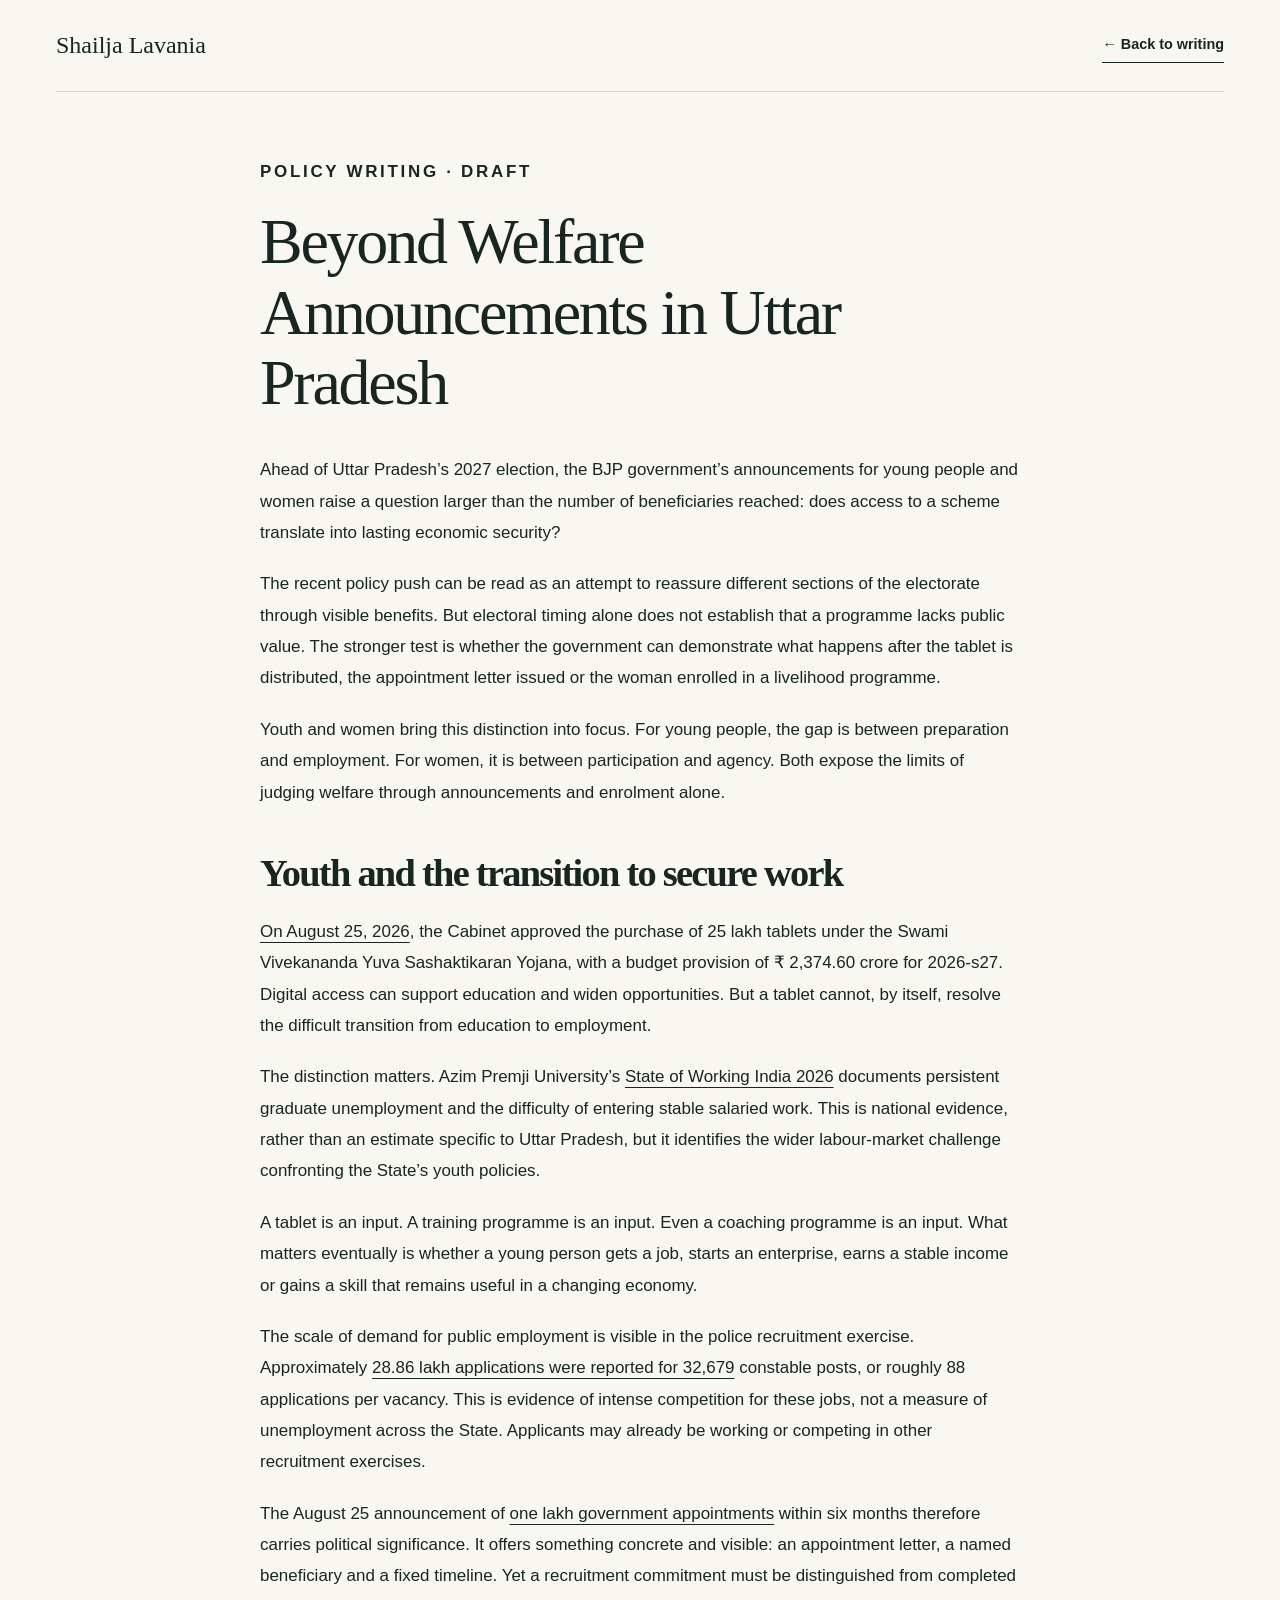
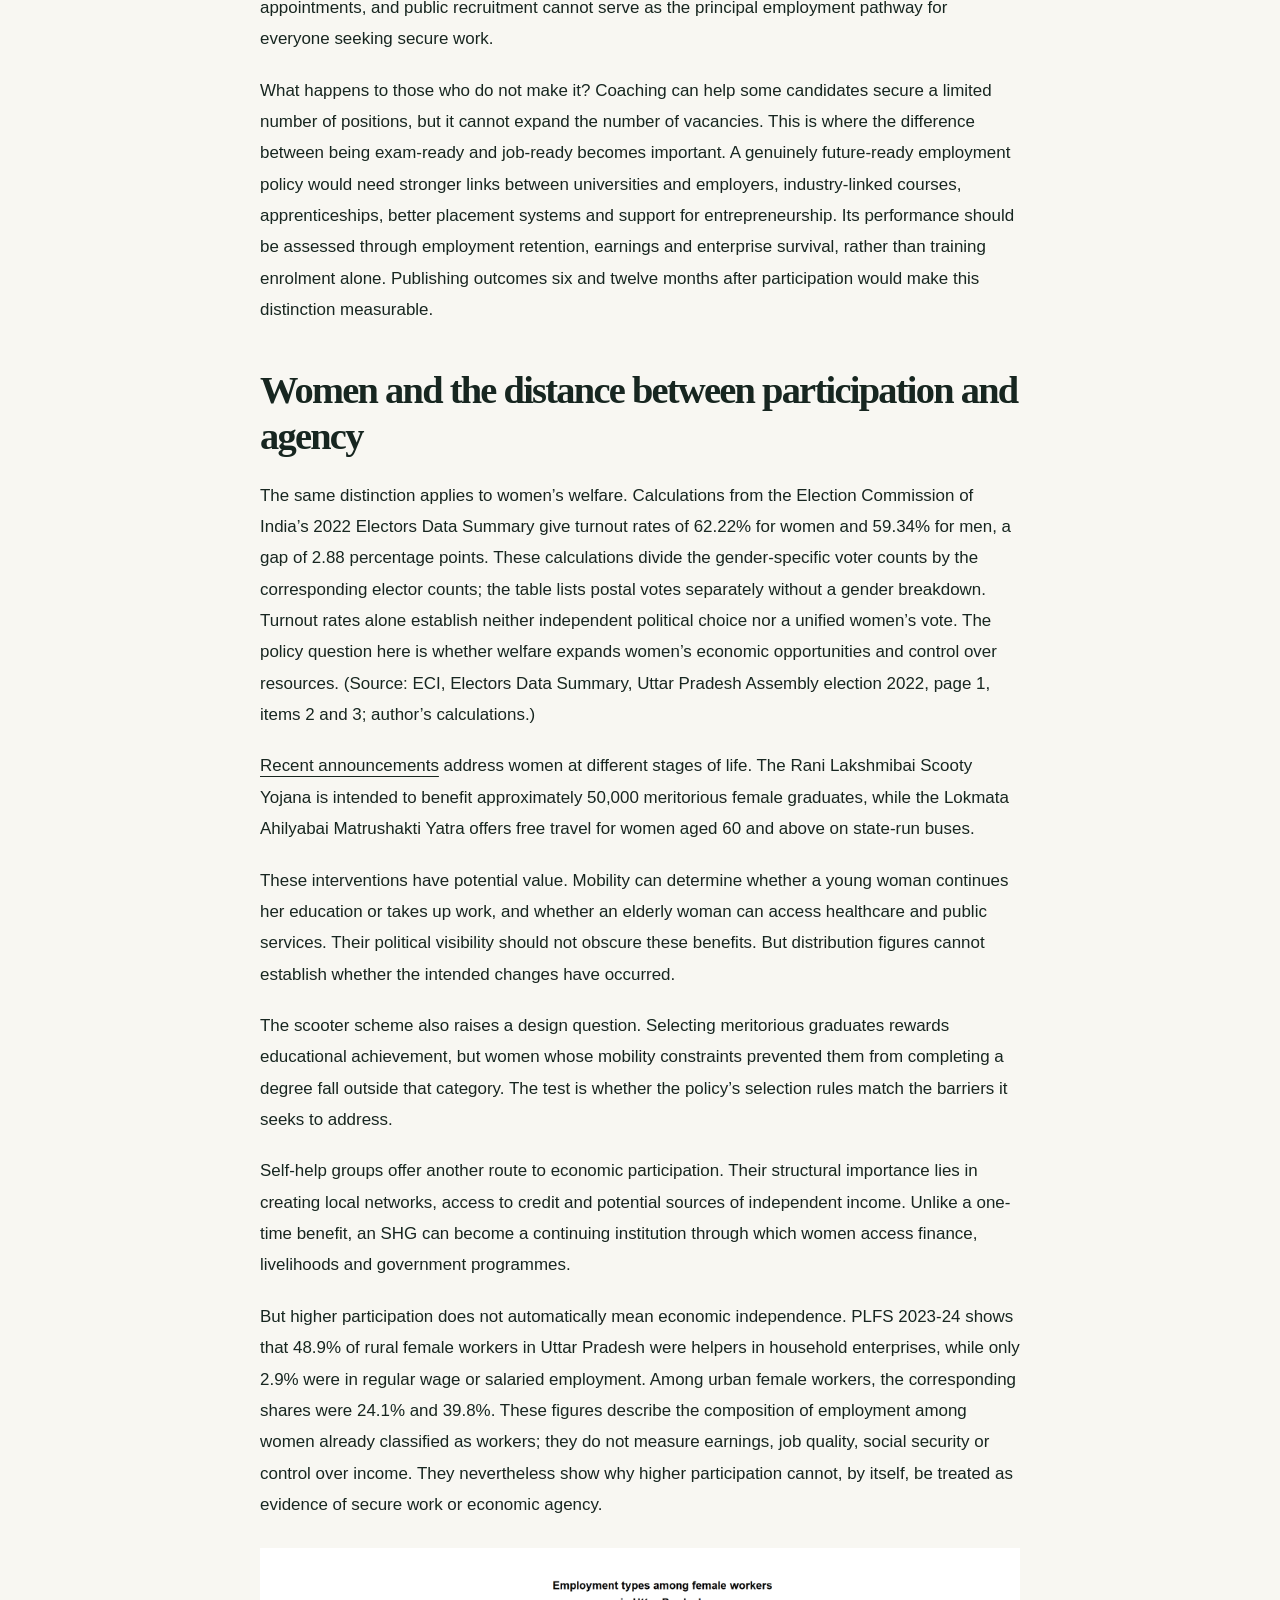
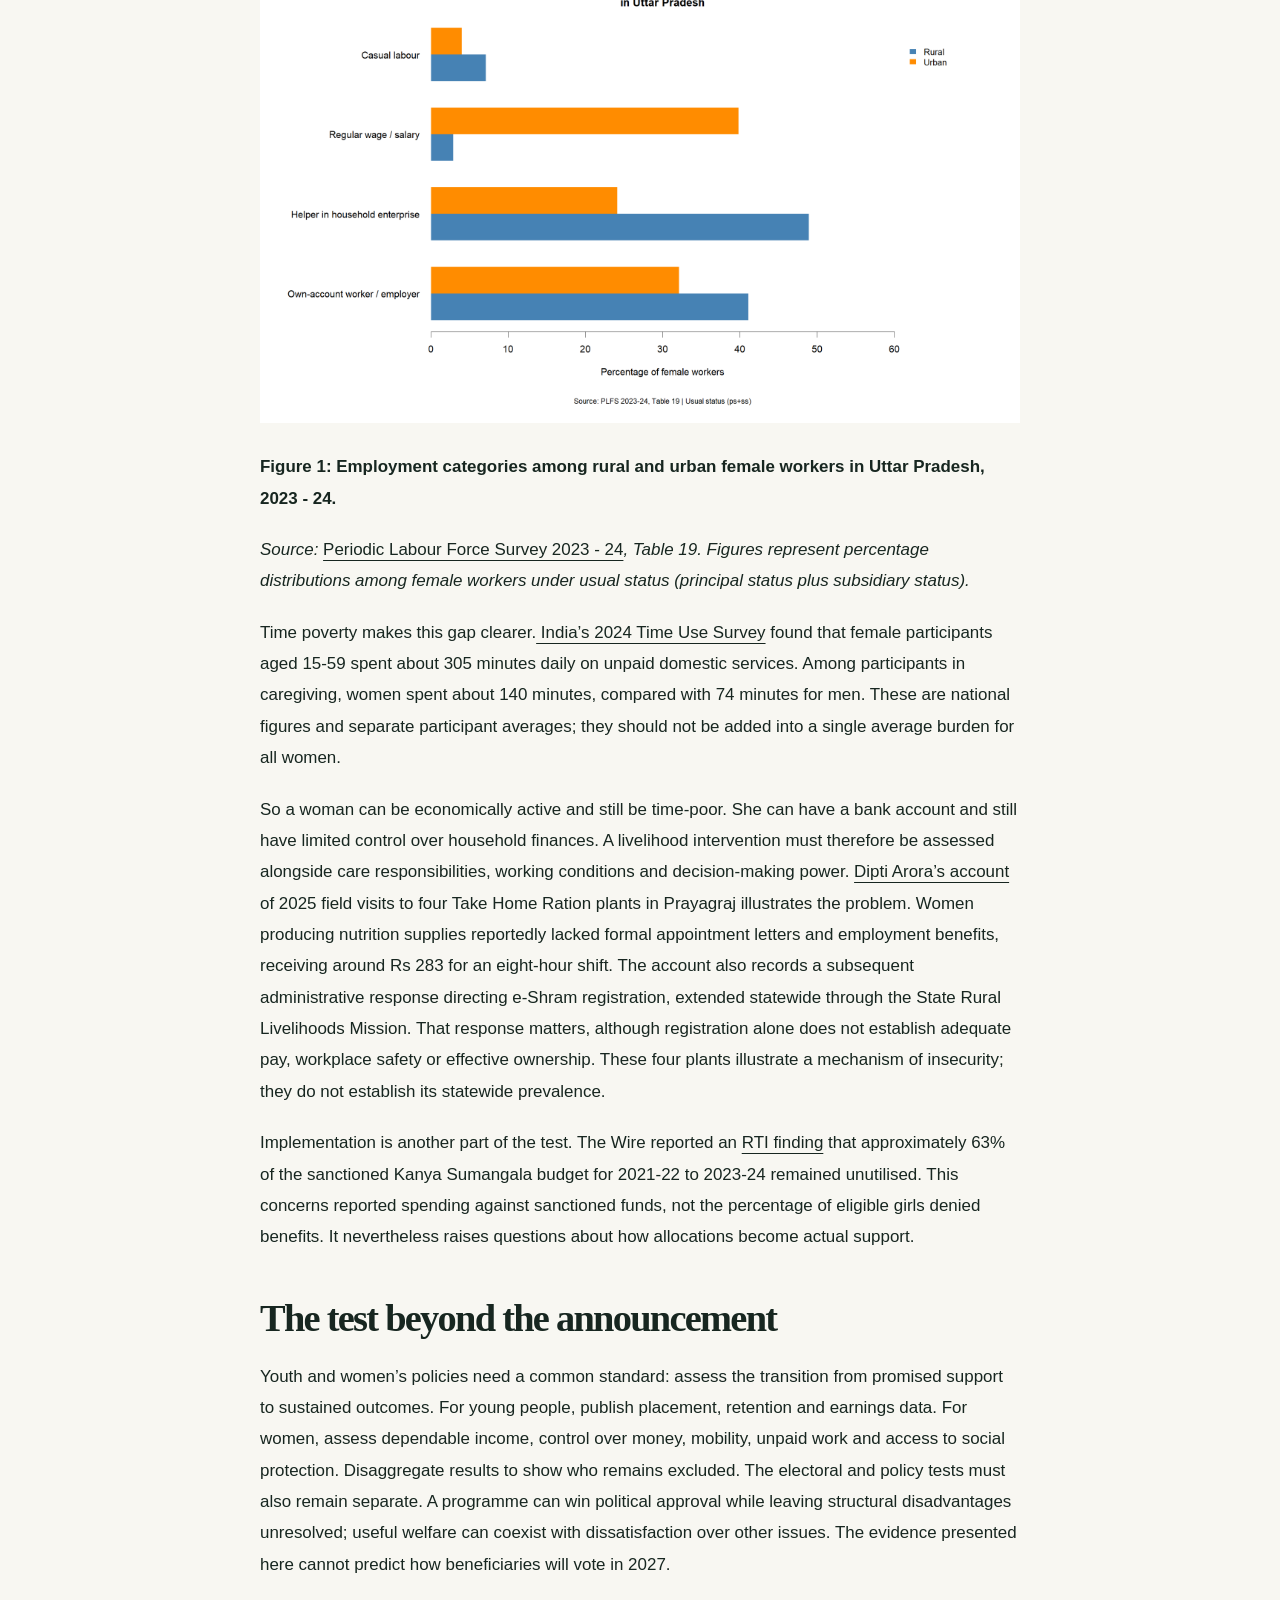
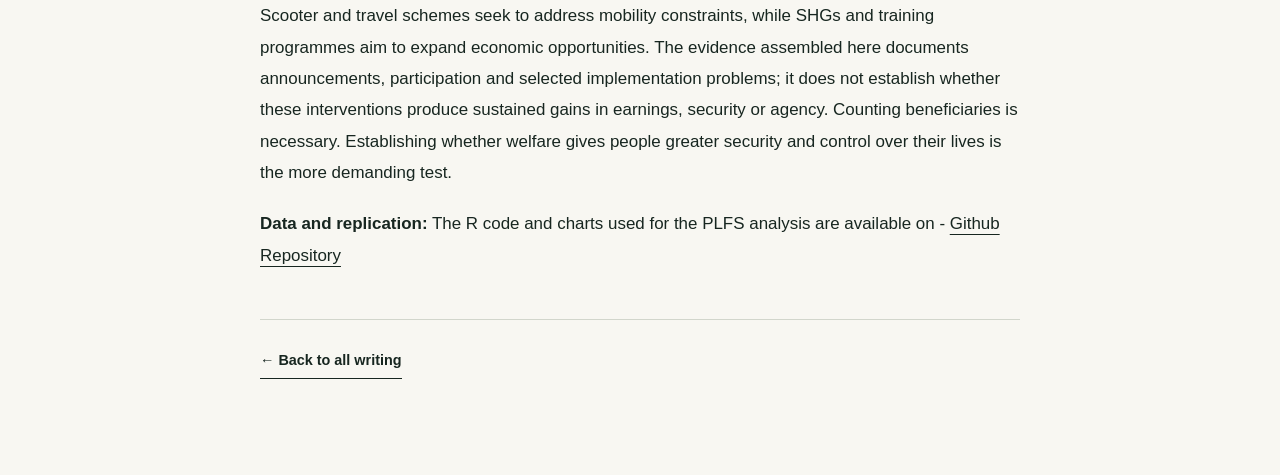
<file: writing/beyond-welfare-announcements.html>
<!doctype html><html lang="en"><head><meta charset="utf-8"><meta name="viewport" content="width=device-width, initial-scale=1"><title>Beyond Welfare Announcements in Uttar Pradesh | Shailja Lavania</title><link rel="icon" href="../assets/favicon.svg" type="image/svg+xml"><link rel="stylesheet" href="../styles.css"></head><body><a class="skip-link" href="#article">Skip to article</a><header class="article-header wrap"><a class="brand" href="../index.html">Shailja Lavania</a><a class="text-link" href="../index.html#publications">← Back to writing</a></header><main id="article" class="article-body"><p class="eyebrow">POLICY WRITING · DRAFT</p><h1>Beyond Welfare Announcements in Uttar Pradesh</h1><p>Ahead of Uttar Pradesh’s 2027 election, the BJP government’s announcements for young people and women raise a question larger than the number of beneficiaries reached: does access to a scheme translate into lasting economic security?</p><p>The recent policy push can be read as an attempt to reassure different sections of the electorate through visible benefits. But electoral timing alone does not establish that a programme lacks public value. The stronger test is whether the government can demonstrate what happens after the tablet is distributed, the appointment letter issued or the woman enrolled in a livelihood programme.</p><p>Youth and women bring this distinction into focus. For young people, the gap is between preparation and employment. For women, it is between participation and agency. Both expose the limits of judging welfare through announcements and enrolment alone.</p><h2><strong>Youth and the transition to secure work</strong></h2><p><a href="https://education.economictimes.indiatimes.com/amp/news/industry/up-cabinet-approves-purchase-of-25-lakh-tablets-for-youth/133535809" target="_blank" rel="noopener noreferrer">On August 25, 2026</a>, the Cabinet approved the purchase of 25 lakh tablets under the Swami Vivekananda Yuva Sashaktikaran Yojana, with a budget provision of ₹ 2,374.60 crore for 2026-s27. Digital access can support education and widen opportunities. But a tablet cannot, by itself, resolve the difficult transition from education to employment.</p><p>The distinction matters. Azim Premji University’s <a href="https://azimpremjiuniversity.edu.in/media/resources/SWI/SWI-2026/Executive-Summary_SWI2026-16-March.pdf" target="_blank" rel="noopener noreferrer">State of Working India 2026</a> documents persistent graduate unemployment and the difficulty of entering stable salaried work. This is national evidence, rather than an estimate specific to Uttar Pradesh, but it identifies the wider labour-market challenge confronting the State’s youth policies. </p><p>A tablet is an input. A training programme is an input. Even a coaching programme is an input. What matters eventually is whether a young person gets a job, starts an enterprise, earns a stable income or gains a skill that remains useful in a changing economy. </p><p>The scale of demand for public employment is visible in the police recruitment exercise. Approximately <a href="https://hindi.webdunia.com/uttar-pradesh/candidates-examination-for-32679-constable-posts-in-uttar-pradesh-will-begin-on-june-8-126060800003_1.html" target="_blank" rel="noopener noreferrer">28.86 lakh applications were reported for 32,679</a> constable posts, or roughly 88 applications per vacancy. This is evidence of intense competition for these jobs, not a measure of unemployment across the State. Applicants may already be working or competing in other recruitment exercises. </p><p>The August 25 announcement of <a href="https://economictimes.indiatimes.com/news/politics-and-nation/yogi-adityanath-announces-one-lakh-job-appointments-over-next-six-months/articleshow/133498212.cms" target="_blank" rel="noopener noreferrer">one lakh government appointments</a> within six months therefore carries political significance. It offers something concrete and visible: an appointment letter, a named beneficiary and a fixed timeline. Yet a recruitment commitment must be distinguished from completed appointments, and public recruitment cannot serve as the principal employment pathway for everyone seeking secure work. </p><p>What happens to those who do not make it? Coaching can help some candidates secure a limited number of positions, but it cannot expand the number of vacancies. This is where the difference between being exam-ready and job-ready becomes important. A genuinely future-ready employment policy would need stronger links between universities and employers, industry-linked courses, apprenticeships, better placement systems and support for entrepreneurship. Its performance should be assessed through employment retention, earnings and enterprise survival, rather than training enrolment alone. Publishing outcomes six and twelve months after participation would make this distinction measurable. </p><h2><strong>Women and the distance between participation and agency</strong></h2><p>The same distinction applies to women’s welfare. Calculations from the Election Commission of India’s 2022 Electors Data Summary give turnout rates of 62.22% for women and 59.34% for men, a gap of 2.88 percentage points. These calculations divide the gender-specific voter counts by the corresponding elector counts; the table lists postal votes separately without a gender breakdown. Turnout rates alone establish neither independent political choice nor a unified women’s vote. The policy question here is whether welfare expands women’s economic opportunities and control over resources. (Source: ECI, Electors Data Summary, Uttar Pradesh Assembly election 2022, page 1, items 2 and 3; author’s calculations.) </p><p><a href="https://timesofindia.indiatimes.com/city/lucknow/cabinet-nod-for-scootiesto-50000-graduate-girls/articleshow/132546592.cms" target="_blank" rel="noopener noreferrer">Recent announcements</a> address women at different stages of life. The Rani Lakshmibai Scooty Yojana is intended to benefit approximately 50,000 meritorious female graduates, while the Lokmata Ahilyabai Matrushakti Yatra offers free travel for women aged 60 and above on state-run buses. </p><p>These interventions have potential value. Mobility can determine whether a young woman continues her education or takes up work, and whether an elderly woman can access healthcare and public services. Their political visibility should not obscure these benefits. But distribution figures cannot establish whether the intended changes have occurred. </p><p>The scooter scheme also raises a design question. Selecting meritorious graduates rewards educational achievement, but women whose mobility constraints prevented them from completing a degree fall outside that category. The test is whether the policy’s selection rules match the barriers it seeks to address. </p><p>Self-help groups offer another route to economic participation. Their structural importance lies in creating local networks, access to credit and potential sources of independent income. Unlike a one-time benefit, an SHG can become a continuing institution through which women access finance, livelihoods and government programmes. </p><p>But higher participation does not automatically mean economic independence. PLFS 2023-24 shows that 48.9% of rural female workers in Uttar Pradesh were helpers in household enterprises, while only 2.9% were in regular wage or salaried employment. Among urban female workers, the corresponding shares were 24.1% and 39.8%. These figures describe the composition of employment among women already classified as workers; they do not measure earnings, job quality, social security or control over income. They nevertheless show why higher participation cannot, by itself, be treated as evidence of secure work or economic agency. </p><figure><img src="../assets/images/welfare-figure-1.png" alt="Employment categories among rural and urban female workers in Uttar Pradesh, 2023–24" loading="lazy"></figure><p><strong>Figure 1: Employment categories among rural and urban female workers in Uttar Pradesh, 2023 - 24.</strong></p><p><em>Source: </em><a href="https://www.mospi.gov.in/sites/default/files/publication_reports/AnnualReport_PLFS2023-24L2.pdf" target="_blank" rel="noopener noreferrer">Periodic Labour Force Survey 2023 - 24</a><em>, Table 19. Figures represent percentage distributions among female workers under usual status (principal status plus subsidiary status).</em> </p><p>Time poverty makes this gap clearer.<a href="https://www.pib.gov.in/Pressreleaseshare.aspx?PRID=2106113&amp;lang=2&amp;reg=48" target="_blank" rel="noopener noreferrer"> India’s 2024 Time Use Survey</a> found that female participants aged 15-59 spent about 305 minutes daily on unpaid domestic services. Among participants in caregiving, women spent about 140 minutes, compared with 74 minutes for men. These are national figures and separate participant averages; they should not be added into a single average burden for all women. </p><p>So a woman can be economically active and still be time-poor. She can have a bank account and still have limited control over household finances. A livelihood intervention must therefore be assessed alongside care responsibilities, working conditions and decision-making power. <a href="https://idronline.org/kn-in/article/livelihoods/the-women-ensuring-last-mile-nutrition-access-in-uttar-pradesh/" target="_blank" rel="noopener noreferrer">Dipti Arora’s account </a>of 2025 field visits to four Take Home Ration plants in Prayagraj illustrates the problem. Women producing nutrition supplies reportedly lacked formal appointment letters and employment benefits, receiving around Rs 283 for an eight-hour shift. The account also records a subsequent administrative response directing e-Shram registration, extended statewide through the State Rural Livelihoods Mission. That response matters, although registration alone does not establish adequate pay, workplace safety or effective ownership. These four plants illustrate a mechanism of insecurity; they do not establish its statewide prevalence. </p><p>Implementation is another part of the test. The Wire reported an <a href="https://thewire.in/government/up-most-funds-allocated-for-kanya-sumangala-yojana-remain-unutilised-in-the-last-three-years-finds-rti-query" target="_blank" rel="noopener noreferrer">RTI finding</a> that approximately 63% of the sanctioned Kanya Sumangala budget for 2021-22 to 2023-24 remained unutilised. This concerns reported spending against sanctioned funds, not the percentage of eligible girls denied benefits. It nevertheless raises questions about how allocations become actual support. </p><h2><strong>The test beyond the announcement </strong></h2><p>Youth and women’s policies need a common standard: assess the transition from promised support to sustained outcomes. For young people, publish placement, retention and earnings data. For women, assess dependable income, control over money, mobility, unpaid work and access to social protection. Disaggregate results to show who remains excluded. The electoral and policy tests must also remain separate. A programme can win political approval while leaving structural disadvantages unresolved; useful welfare can coexist with dissatisfaction over other issues. The evidence presented here cannot predict how beneficiaries will vote in 2027. </p><p>Scooter and travel schemes seek to address mobility constraints, while SHGs and training programmes aim to expand economic opportunities. The evidence assembled here documents announcements, participation and selected implementation problems; it does not establish whether these interventions produce sustained gains in earnings, security or agency. Counting beneficiaries is necessary. Establishing whether welfare gives people greater security and control over their lives is the more demanding test.</p><p><strong>Data and replication:</strong> The R code and charts used for the PLFS analysis are available on - <a href="https://github.com/Shailja-Lavania/up-women-employment-plfs-analysis" target="_blank" rel="noopener noreferrer">Github Repository</a></p><footer class="article-end"><a class="text-link" href="../index.html#publications">← Back to all writing</a></footer></main></body></html>
</file>
<file: styles.css>
/* Edit these variables to change the site's palette and spacing. No build required. */
:root {
  --paper:#f8f7f2;
  --ink:#172620;
  --muted:#57605a;
  --green:#173c35;
  --accent:#8a3c2e;
  --line:#d2d6cc;
  --serif:Georgia,'Times New Roman',serif;
  --sans:Arial,Helvetica,sans-serif;
  --width:1280px
}

* {
  box-sizing:border-box
}
html {
  scroll-behavior:smooth;
  scroll-padding-top:110px
}
body {
  margin:0;
  background:var(--paper);
  color:var(--ink);
  font-family:var(--sans);
  font-size:16px;
  line-height:1.65
}
button,a {
  -webkit-tap-highlight-color:transparent
}
a {
  color:inherit;
  text-underline-offset:5px
}
a:hover {
  color:var(--accent)
}
button {
  font:inherit;
  color:inherit;
  cursor:pointer
}
button:disabled {
  cursor:default
}
img {
  display:block;
  width:100%;
  height:auto
}
figure,p,h1,h2,h3,h4 {
  margin:0
}
p+p {
  margin-top:1.1em
}
h1,h2,h3,h4 {
  font-weight:400
}
h1,h2,h3 {
  font-family:var(--serif);
  line-height:1.08
}
em {
  font-weight:400
}
h2 {
  font-size:clamp(2.65rem,4.5vw,4.5rem);
  letter-spacing:-.045em
}
h2 em {
  color:var(--accent)
}
h3 {
  font-size:2rem;
  letter-spacing:-.025em
}
h4 {
  font-size:1.18rem;
  font-weight:600;
  line-height:1.4
}
a,button {
  touch-action:manipulation
}
:focus-visible {
  outline:3px solid var(--accent);
  outline-offset:6px
}
::selection {
  background:#d7dfcf
}
.wrap {
  width:min(var(--width),calc(100% - 112px));
  margin-inline:auto
}
.section {
  padding-block:112px
}
.eyebrow {
  font-size:.76rem;
  letter-spacing:.16em;
  font-weight:600;
  line-height:1.5
}
.sr-only {
  position:absolute;
  width:1px;
  height:1px;
  padding:0;
  margin:-1px;
  overflow:hidden;
  clip:rect(0,0,0,0);
  white-space:nowrap;
  border:0
}
.skip-link {
  position:fixed;
  top:10px;
  left:20px;
  z-index:100;
  background:var(--paper);
  padding:10px 20px;
  transform:translateY(-160%)
}
.skip-link:focus {
  transform:translateY(0)
}
.site-header {
  position:sticky;
  top:0;
  z-index:30;
  background:var(--paper);
  border-bottom:1px solid var(--line)
}
.header-inner {
  width:min(1440px,calc(100% - 80px));
  margin:auto;
  min-height:94px;
  display:flex;
  justify-content:space-between;
  align-items:center;
  gap:32px
}
.brand {
  font-family:var(--serif);
  font-size:1.5rem;
  text-decoration:none;
  line-height:1.3;
  white-space:nowrap
}
.brand span {
  display:block;
  font-family:var(--sans);
  font-size:.625rem;
  letter-spacing:.15em;
  margin-top:5px
}
nav {
  display:flex;
  gap:27px;
  align-items:center
}
nav a {
  font-size:.875rem;
  text-decoration:none;
  padding-block:12px
}
nav a[aria-current="location"] {
  text-decoration:underline;
  text-decoration-color:var(--accent);
  text-decoration-thickness:2px
}
.nav-contact {
  border:1px solid var(--ink);
  padding:9px 17px
}
.nav-contact span {
  margin-left:12px
}
.menu-toggle {
  display:none
}
.hero {
  padding-top:68px
}
.hero-intro {
  display:grid;
  grid-template-columns:1.1fr 1fr;
  gap:80px;
  align-items:end;
  padding-bottom:55px
}
.hero-heading .eyebrow {
  margin-bottom:22px;
  color:var(--muted)
}
h1 {
  font-size:clamp(5rem,8.4vw,8.4rem);
  letter-spacing:-.065em;
  line-height:.91
}
h1 em {
  color:var(--green)
}
.hero-summary {
  max-width:430px;
  padding-bottom:4px
}
.hero-statement {
  font-family:var(--serif);
  font-size:clamp(2rem,3.1vw,3rem);
  line-height:1.18;
  letter-spacing:-.025em
}
.hero-statement em {
  color:var(--accent)
}
.hero-summary>p:nth-child(2) {
  color:var(--muted);
  font-size:1rem;
  margin-block:21px
}
.text-link {
  display:inline-flex;
  align-items:center;
  gap:25px;
  font-size:.9rem;
  font-weight:600;
  text-decoration:none;
  border-bottom:1px solid currentColor;
  padding-block:5px
}
.text-link span[aria-hidden] {
  font-size:1.2rem
}
.slides {
  position:relative;
  height:clamp(320px,35vw,465px);
  overflow:hidden;
  background:#dce0d6
}
.slide {
  height:100%;
  width:100%
}
.slide img {
  height:100%;
  object-fit:cover;
  object-position:50% 54%
}
.slide:nth-child(2) img {
  object-position:50% 50%
}
.slide.is-entering {
  animation:fade-in .6s ease
}
.slider-footer {
  display:flex;
  justify-content:space-between;
  align-items:center;
  gap:25px;
  background:var(--green);
  color:var(--paper);
  padding:23px 30px
}
.slide-caption>.eyebrow {
  color:#c6d2bf;
  font-size:.65rem
}
.slide-caption p {
  font-family:var(--serif);
  font-size:1.5rem;
  line-height:1.3;
  margin:4px 0
}
.slide-caption>span:last-child {
  color:#d5ded5;
  font-size:.8rem
}
.slider-controls {
  display:flex;
  align-items:center;
  gap:17px;
  flex-shrink:0
}
.icon-button {
  background:transparent;
  border:1px solid #6d897f;
  width:44px;
  height:44px;
  border-radius:50%;
  font-size:1.3rem
}
.icon-button:hover {
  background:#30534a
}
.slide-counter {
  font-size:.76rem;
  font-variant-numeric:tabular-nums;
  white-space:nowrap;
  color:#d5ded5
}
.slide-counter b {
  color:white;
  font-weight:400
}
.pause-button {
  background:none;
  border:0;
  border-bottom:1px solid #9bac9d;
  padding:10px 3px;
  font-size:.75rem;
  min-width:48px
}
.slider-footer :focus-visible {
  outline-color:#f2d7aa
}
.hero-bottom {
  display:flex;
  justify-content:space-between;
  gap:24px;
  padding:20px 0;
  font-size:.75rem;
  color:var(--muted)
}
.hero-bottom a {
  text-decoration:none;
  white-space:nowrap
}
.hero-bottom a span {
  margin-left:20px
}
.story {
  background:var(--green);
  color:var(--paper);
  margin-top:48px
}
.story .section-label {
  color:#c6d2bf;
  margin-bottom:45px
}
.story-grid {
  display:grid;
  grid-template-columns:1fr 1.15fr;
  gap:110px
}
.story h2 em {
  color:#d6c6a4
}
.story-copy {
  padding-top:5px
}
.story-copy p {
  color:#dce3da;
  font-size:1rem
}
.story-copy .lead {
  font-size:1.6rem;
  color:var(--paper);
  font-family:var(--serif);
  line-height:1.4
}
.portrait {
  margin-top:46px;
  max-width:310px
}
.portrait img {
  aspect-ratio:1/1;
  object-fit:cover;
  object-position:center 25%
}
.portrait figcaption {
  font-size:.7rem;
  color:#c6d2bf;
  line-height:1.6;
  margin-top:14px
}
.story-note {
  border-top:1px solid #4c6c60;
  margin-top:30px;
  padding-top:25px
}
.story-note .eyebrow {
  color:#c6d2bf
}
.story-note p {
  font-family:var(--serif);
  font-style:italic;
  font-size:1.6rem;
  margin-top:10px;
  color:var(--paper)
}




.section-heading {
  display:flex;
  align-items:end;
  justify-content:space-between;
  gap:65px;
  margin-bottom:55px
}
.section-heading .eyebrow {
  margin-bottom:24px;
  color:var(--muted)
}
.section-heading>p {
  max-width:340px;
  color:var(--muted);
  font-size:1rem
}
.featured-research {
  display:grid;
  grid-template-columns:1fr 1fr;
  gap:64px;
  align-items:start
}
.featured-research>figure img {
  aspect-ratio:1/1.12;
  object-fit:cover
}
figcaption {
  font-size:.75rem;
  color:var(--muted);
  margin-top:12px
}
.research-copy {
  padding-top:20px
}
.research-copy h3 {
  font-size:3.6rem;
  margin:17px 0 12px
}
.project-status {
  font-size:.8rem;
  color:var(--muted);
  line-height:1.7
}
.research-copy .lead {
  font-family:var(--serif);
  font-size:1.65rem;
  line-height:1.35;
  margin:30px 0 20px
}
.research-copy>p:not(.lead):not(.eyebrow):not(.project-status) {
  color:var(--muted)
}
.research-details {
  margin:28px 0 0
}
.research-details>div {
  border-top:1px solid var(--line);
  padding:12px 0;
  display:grid;
  grid-template-columns:85px 1fr;
  gap:10px;
  font-size:.8rem
}
.research-details dt {
  color:var(--muted)
}
.research-details dd {
  margin:0
}
.field-strip {
  display:grid;
  grid-template-columns:1fr .65fr 1.35fr;
  gap:24px;
  margin:45px 0 65px
}
.field-strip img {
  height:260px;
  object-fit:cover
}
.field-strip figure:nth-child(2) img {
  object-position:center 48%
}
.research-list article {
  display:grid;
  grid-template-columns:55px 1fr 200px;
  gap:30px;
  padding:38px 0;
  border-top:1px solid var(--line)
}
.research-index {
  font-family:var(--serif);
  font-style:italic;
  font-size:1.45rem;
  color:var(--accent)
}
.research-list .eyebrow {
  color:var(--muted);
  font-size:.7rem;
  margin-bottom:13px
}
.research-list h3 {
  font-size:2rem;
  margin-bottom:16px
}
.research-list article>div>p:not(.eyebrow) {
  color:var(--muted);
  max-width:640px;
  margin-bottom:14px
}
.method {
  font-size:.8rem;
  line-height:1.9;
  padding-top:36px;
  color:var(--muted)
}
.interests {
  display:grid;
  grid-template-columns:1fr 1.4fr;
  gap:50px;
  margin-top:35px;
  padding:38px 0;
  border-block:1px solid var(--ink)
}
.interests .eyebrow {
  color:var(--muted);
  font-size:.65rem;
  margin-bottom:15px
}
.interests h3 {
  font-size:2rem
}
.interests ul {
  margin:0;
  padding:0;
  list-style:none;
  display:grid;
  grid-template-columns:1fr 1fr;
  gap:12px 28px;
  font-size:.9rem
}
.interests li {
  border-bottom:1px solid var(--line);
  padding-bottom:9px
}
.publications {
  background:#eaece4
}
.publication {
  border-block:1px solid #b6beb0;
  padding:42px 0;
  display:grid;
  grid-template-columns:220px 1fr;
  gap:55px
}
.publication-meta {
  display:flex;
  flex-direction:column;
  gap:12px;
  font-size:.75rem;
  letter-spacing:.06em
}
.publication-outlet {
  font-family:var(--serif);
  font-size:1.8rem;
  letter-spacing:-.04em
}
.publication h3 {
  font-size:clamp(1.8rem,3vw,2.9rem);
  max-width:860px;
  line-height:1.15
}
.publication h3 a {
  text-decoration:none
}
.publication h3 a span[aria-hidden] {
  font-family:var(--sans);
  font-size:1.5rem
}
.publication h3 a:hover {
  text-decoration:underline;
  text-decoration-thickness:1px
}
.publication article {
  min-width:0
}
.publication p {
  color:var(--muted);
  max-width:640px;
  margin-top:22px
}
.publication .text-link {
  margin-top:22px
}
.all-writing {
  display:block;
  margin-top:26px;
  font-size:.85rem;
  text-align:right;
  text-decoration:none
}
.impact-numbers {
  border-block:1px solid var(--line);
  display:grid;
  grid-template-columns:repeat(3,1fr);
  margin-bottom:55px
}
.impact-numbers>div {
  padding:32px 24px;
  border-left:1px solid var(--line)
}
.impact-numbers>div:first-child {
  padding-left:0;
  border-left:0
}
.impact-numbers strong {
  font-family:var(--serif);
  font-size:4.4rem;
  font-weight:400;
  line-height:1.15;
  letter-spacing:-.06em;
  color:var(--green)
}
.impact-numbers p {
  color:var(--muted);
  font-size:.9rem;
  margin-top:8px
}
.impact-photo {
  display:grid;
  grid-template-columns:1.15fr 1fr;
  gap:0;
  background:var(--green);
  color:var(--paper)
}
.impact-photo>img {
  height:100%;
  min-height:360px;
  object-fit:cover
}
.impact-photo>div {
  padding:48px 42px;
  align-self:center
}
.impact-photo .eyebrow {
  color:#c6d2bf;
  font-size:.7rem
}
.impact-photo h3 {
  font-size:2.3rem;
  line-height:1.13;
  margin:22px 0
}
.impact-photo p:not(.eyebrow) {
  color:#dce3da;
  font-size:.95rem
}
.impact-photo .project-status {
  font-size:.8rem!important
}
.experience-heading {
  display:flex;
  align-items:center;
  justify-content:space-between;
  margin:65px 0 25px
}
.experience-list article {
  display:grid;
  grid-template-columns:220px 1fr;
  gap:55px;
  border-top:1px solid var(--line);
  padding:27px 0
}
.experience-date {
  font-size:.75rem;
  color:var(--muted);
  padding-top:4px;
  letter-spacing:.025em
}
.organisation {
  font-size:.85rem;
  color:var(--accent);
  margin:7px 0 11px
}
.experience-list article>div>p:last-child {
  font-size:.9rem;
  color:var(--muted);
  max-width:780px;
  margin-top:0
}
.cv {
  background:#eaece4
}
.cv-grid {
  display:grid;
  grid-template-columns:1fr 1fr;
  gap:110px
}
.cv h2 {
  margin:24px 0
}
.cv-grid>div>p:not(.eyebrow) {
  color:var(--muted);
  max-width:410px
}
.button {
  display:flex;
  align-items:center;
  justify-content:space-between;
  gap:45px;
  max-width:330px;
  background:var(--green);
  color:var(--paper);
  padding:16px 22px;
  margin-top:30px;
  text-decoration:none;
  font-size:.95rem
}
.button>span {
  font-size:.75rem;
  color:#d5ded5
}
.button:hover {
  color:white;
  background:#285447
}
.cv-view {
  display:inline-block;
  margin-top:15px;
  font-size:.8rem
}
.education>.eyebrow {
  margin-bottom:20px
}
.education article {
  border-top:1px solid #bac2b4;
  padding:20px 0
}
.education article>span {
  font-size:.75rem;
  color:var(--muted)
}
.education h3 {
  font-size:1.55rem;
  margin:9px 0
}
.education article>p {
  font-size:.9rem;
  color:var(--muted)
}
.tools-note {
  border-top:1px solid #bac2b4;
  padding-top:22px;
  margin-top:5px
}
.tools-note>p:last-child {
  font-size:.85rem;
  color:var(--muted);
  margin-top:10px
}
.contact .eyebrow {
  margin-bottom:27px
}
.contact-grid {
  display:grid;
  grid-template-columns:1fr 1fr;
  gap:110px
}
.contact-grid>div>p {
  max-width:440px;
  color:var(--muted)
}
.email-link {
  font-family:var(--serif);
  font-size:clamp(1.25rem,2vw,1.85rem);
  display:block;
  margin:25px 0 13px;
  text-decoration:none;
  overflow-wrap:anywhere
}
.site-footer {
  border-top:1px solid var(--line);
  display:flex;
  justify-content:space-between;
  align-items:center;
  gap:24px;
  padding-block:26px;
  font-size:.75rem;
  color:var(--muted)
}
.site-footer a {
  text-decoration:none
}
.impact-photo>* {
  min-width:0
}
.impact-photo h3 {
  overflow-wrap:break-word
}
/* Let enlarged text reflow rather than widen the viewport. */
main div,main article,main figure {
  min-width:0
}
h1,h2,h3,h4,p,li,dd {
  overflow-wrap:break-word
}
h1,h2,h3,h4 {
  min-width:0
}
.experience-heading {
  flex-wrap:wrap;
  gap:16px
}
@media(max-width:600px) {
  .header-inner {
    flex-wrap:wrap;
    gap:10px 16px;
    padding-block:12px
  }
  .brand {
    white-space:normal;
    flex:1 1 180px;
    min-width:0
  }
  .brand span {
    overflow-wrap:anywhere
  }
  .impact-numbers>div {
    flex-wrap:wrap
  }
  .research-details>div {
    grid-template-columns:minmax(0,85px) minmax(0,1fr)
  }
  .hero-bottom a {
    white-space:normal
  }
}
/* Only opt into reveal motion after JavaScript is ready;
content stays visible otherwise. */
@media(prefers-reduced-motion:no-preference) {
  .reveal-ready {
    opacity:0;
    transform:translateY(16px);
    transition:opacity .65s ease,transform .65s ease
  }
  .reveal-ready.is-visible {
    opacity:1;
    transform:none
  }
  @keyframes fade-in {
    from {
      opacity:.35
    }
    to {
      opacity:1
    }
  }
}
@media(min-width:1500px) {
  .hero-intro {
    padding-bottom:65px
  }
}
@media(max-width:1100px) {
  .wrap {
    width:calc(100% - 64px)
  }
  .header-inner {
    width:calc(100% - 48px);
    gap:20px
  }
  nav {
    gap:18px
  }
  .brand {
    font-size:1.25rem
  }
  .brand span {
    font-size:.55rem
  }
  .hero-intro {
    gap:45px
  }
  .story-grid,.cv-grid,.contact-grid {
    gap:55px
  }
  .featured-research {
    gap:38px
  }
  .research-copy {
    padding-top:0
  }
  .research-copy h3 {
    font-size:3rem
  }
  .section {
    padding-block:85px
  }
  .research-list article {
    grid-template-columns:35px 1fr 150px;
    gap:22px
  }
  .field-strip img {
    height:220px
  }
  .impact-photo>div {
    padding:30px
  }
  .impact-photo h3 {
    font-size:2rem
  }
}
@media(max-width:860px) {
  html {
    scroll-padding-top:94px
  }
  .header-inner {
    min-height:80px
  }
  .menu-toggle {
    display:flex;
    align-items:center;
    gap:13px;
    border:1px solid var(--line);
    background:transparent;
    min-height:44px;
    padding:8px 13px;
    font-size:.85rem
  }
  .site-header:has(.menu-toggle[aria-expanded="true"]) {
    border-color:var(--ink)
  }
  nav {
    display:none;
    position:absolute;
    top:100%;
    left:0;
    right:0;
    padding:15px 32px 25px;
    background:var(--paper);
    border-bottom:1px solid var(--ink);
    flex-direction:column;
    align-items:stretch;
    gap:0
  }
  nav.is-open {
    display:flex
  }
  nav a {
    font-size:1rem;
    border-bottom:1px solid var(--line);
    padding:12px 0
  }
  .nav-contact {
    border:0;
    padding:12px 0
  }
  .hero {
    padding-top:42px
  }
  .hero-intro {
    gap:30px
  }
  h1 {
    font-size:6rem
  }
  .hero-statement {
    font-size:2rem
  }
  .hero-summary>p:nth-child(2) {
    font-size:.9rem
  }
  .hero-bottom {
    font-size:.7rem
  }
  .story-grid {
    gap:40px;
    grid-template-columns:.85fr 1.15fr
  }
  .story h2 {
    font-size:2.8rem
  }
  .story-copy .lead {
    font-size:1.4rem
  }
  .story-copy p {
    font-size:.95rem
  }

  .section-heading {
    gap:35px
  }
  .section-heading>p {
    max-width:260px;
    font-size:.9rem
  }
  .featured-research {
    grid-template-columns:.9fr 1.1fr;
    gap:28px
  }
  .featured-research>figure img {
    aspect-ratio:1/1.7
  }
  .research-copy .eyebrow {
    font-size:.65rem
  }
  .research-copy .lead {
    font-size:1.4rem;
    margin-top:20px
  }
  .research-copy>p {
    font-size:.9rem
  }
  .research-list article {
    grid-template-columns:30px 1fr
  }
  .method {
    display:none
  }
  .interests {
    grid-template-columns:1fr;
    gap:25px
  }
  .publication {
    grid-template-columns:150px 1fr;
    gap:30px
  }
  .impact-numbers p {
    font-size:.8rem
  }
  .impact-photo {
    grid-template-columns:1fr
  }
  .impact-photo>img {
    max-height:470px;
    min-height:0;
    object-position:center 48%
  }
  .impact-photo>div {
    padding:35px
  }
  .impact-photo h3 br {
    display:none
  }
  .experience-list article {
    grid-template-columns:170px 1fr;
    gap:30px
  }
  .cv-grid,.contact-grid {
    gap:35px
  }
  .email-link {
    font-size:1.3rem
  }
}
@media(max-width:600px) {
  .wrap {
    width:calc(100% - 40px)
  }
  .header-inner {
    width:calc(100% - 40px);
    min-height:76px
  }
  .brand {
    font-size:1.28rem
  }
  .brand span {
    font-size:.49rem;
    letter-spacing:.12em
  }
  .menu-toggle {
    padding:7px 10px;
    font-size:.8rem;
    gap:9px
  }
  nav {
    padding-inline:20px
  }
  .hero {
    padding-top:36px
  }
  .hero-intro {
    grid-template-columns:1fr;
    gap:30px;
    padding-bottom:32px
  }
  .hero-heading .eyebrow {
    font-size:.65rem;
    margin-bottom:20px
  }
  h1 {
    font-size:clamp(4.8rem,19vw,7rem);
    line-height:.94
  }
  .hero-summary {
    max-width:100%;
    padding:0
  }
  .hero-statement {
    font-size:2rem
  }
  .hero-statement br {
    display:none
  }
  .hero-summary>p:nth-child(2) {
    font-size:.95rem;
    margin-block:16px;
    max-width:420px
  }
  .slides {
    height:290px
  }
  .slide:first-child img {
    object-position:50% center
  }
  .slider-footer {
    display:block;
    padding:20px
  }
  .slide-caption p {
    font-size:1.35rem
  }
  .slide-caption>span:last-child {
    font-size:.75rem
  }
  .slider-controls {
    margin-top:18px;
    gap:17px
  }
  .pause-button {
    margin-left:auto
  }
  .hero-bottom {
    display:block;
    padding-top:18px
  }
  .hero-bottom>span {
    display:block;
    font-size:.7rem
  }
  .hero-bottom a {
    display:inline-block;
    margin-top:9px
  }
  .story {
    margin-top:24px
  }
  .section {
    padding-block:64px
  }
  .story .section-label {
    margin-bottom:30px
  }
  .story-grid {
    grid-template-columns:1fr;
    gap:32px
  }
  .story h2,h2 {
    font-size:2.8rem
  }
  .story-left {
    display:flex;
    flex-wrap:wrap;
    gap:30px;
    align-items:center
  }
  .portrait {
    margin-top:0;
    max-width:210px
  }
  .portrait figcaption {
    font-size:.65rem
  }
  .story-copy .lead {
    font-size:1.45rem
  }
  .story-copy p {
    font-size:1rem
  }
  .story-note {
    margin-top:25px
  }




  .section-heading {
    display:block;
    margin-bottom:32px
  }
  .section-heading .eyebrow {
    margin-bottom:20px
  }
  .section-heading>p {
    margin-top:24px;
    max-width:100%;
    font-size:.95rem
  }
  .featured-research {
    grid-template-columns:1fr;
    gap:25px
  }
  .featured-research>figure img {
    aspect-ratio:1.15/1
  }
  .research-copy h3 {
    font-size:2.9rem
  }
  .research-copy>p {
    font-size:1rem
  }
  .research-copy .lead {
    font-size:1.65rem
  }
  .field-strip {
    gap:12px;
    grid-template-columns:1fr 1fr;
    margin:32px 0 38px
  }
  .field-strip img {
    height:200px
  }
  .field-strip figure:nth-child(3) {
    grid-column:1/-1
  }
  .field-strip figure:nth-child(3) img {
    height:210px
  }
  figcaption {
    font-size:.7rem;
    line-height:1.5
  }
  .research-list article {
    gap:14px;
    padding-block:28px;
    grid-template-columns:25px 1fr
  }
  .research-list h3 {
    font-size:1.7rem
  }
  .research-list article>div>p:not(.eyebrow) {
    font-size:.95rem
  }
  .research-index {
    font-size:1.2rem
  }
  .interests {
    margin-top:22px;
    padding-block:28px
  }
  .interests ul {
    font-size:.85rem;
    gap:14px 20px
  }
  .publication {
    grid-template-columns:1fr;
    gap:24px;
    padding-block:28px
  }
  .publication-meta {
    flex-direction:row;
    align-items:center;
    flex-wrap:wrap;
    gap:12px 18px
  }
  .publication-outlet {
    font-size:1.6rem
  }
  .publication-meta>span:nth-child(2) {
    font-size:.65rem
  }
  .publication-meta time {
    font-size:.7rem
  }
  .publication h3 {
    font-size:2rem
  }
  .publication p {
    font-size:.95rem
  }
  .all-writing {
    text-align:left;
    font-size:.8rem
  }
  .impact-numbers {
    grid-template-columns:1fr;
    margin-bottom:32px
  }
  .impact-numbers>div,.impact-numbers>div:first-child {
    border-left:0;
    border-bottom:1px solid var(--line);
    padding:22px 0;
    display:flex;
    align-items:center;
    gap:25px
  }
  .impact-numbers>div:last-child {
    border-bottom:0
  }
  .impact-numbers strong {
    font-size:3.5rem;
    min-width:100px
  }
  .impact-numbers p {
    font-size:.85rem;
    margin:0
  }
  .impact-photo>div {
    padding:26px
  }
  .impact-photo>img {
    height:290px
  }
  .impact-photo h3 {
    font-size:1.9rem
  }
  .experience-heading {
    margin-top:42px
  }
  .experience-list article {
    grid-template-columns:1fr;
    gap:8px;
    padding:23px 0
  }
  .experience-date {
    font-size:.7rem
  }
  .experience-list h4 {
    font-size:1.1rem
  }
  .cv-grid,.contact-grid {
    grid-template-columns:1fr;
    gap:40px
  }
  .cv-grid h2 {
    margin-block:22px
  }
  .education article {
    padding-block:17px
  }
  .contact .eyebrow {
    margin-bottom:22px
  }
  .contact-grid {
    gap:25px
  }
  .email-link {
    font-size:clamp(1.05rem,5.3vw,1.65rem)
  }
  .site-footer {
    flex-wrap:wrap;
    gap:8px 20px;
    font-size:.7rem;
    padding-block:22px
  }
  .site-footer>span {
    order:3;
    width:100%
  }
  .site-footer>a {
    margin-left:auto
  }
}
@media(prefers-reduced-motion:reduce) {
  html {
    scroll-behavior:auto
  }
  *,*::before,*::after {
    animation:none!important;
    transition:none!important
  }
}
@media print {
  .site-header,.slideshow,.hero-bottom,.field-strip,.portrait,.impact-photo,.contact,.site-footer,.skip-link {
    display:none
  }
  .wrap {
    width:100%
  }
  .section {
    padding:25px 0;
    background:white!important;
    color:black!important
  }
  body {
    background:white;
    color:black
  }
  .story p,.story h2 em,.journey p,.journey span {
    color:black!important
  }
  .hero {
    padding:0
  }
  .hero-intro {
    padding:0
  }
  h1 {
    font-size:4rem
  }
  h2 {
    font-size:2.3rem
  }
  a {
    color:black
  }
  .reveal-ready {
    opacity:1;
    transform:none
  }
  .experience-list article {
    break-inside:avoid
  }
  .featured-research>figure {
    display:none
  }
  .featured-research {
    display:block
  }
}

/* Work samples retain their complete photographs at every screen size. */
/* Research journey: connected milestones, alternating above and below the rail. */
.journey {
  display:grid;
  grid-template-columns:repeat(4,minmax(0,1fr));
  grid-template-rows:minmax(165px,auto) 52px minmax(165px,auto);
  list-style:none;
  margin:64px 0 0;
  padding:44px 0 0;
  border-top:1px solid #4c6c60;
  gap:0;
}
.journey li {
  --milestone:#9fbcad;
  display:grid;
  grid-template-rows:subgrid;
  grid-row:1/4;
  min-width:0;
  position:relative;
}
.journey li:nth-child(2) { --milestone:#d6c6a4; grid-column:2; }
.journey li:nth-child(3) { --milestone:#7fb9b1; grid-column:3; }
.journey li:nth-child(4) { --milestone:#dcaa8d; grid-column:4; }
.journey-copy { grid-row:1; align-self:end; padding:0 24px 36px; }
.journey li:nth-child(even) .journey-copy { grid-row:3; align-self:start; padding:36px 24px 0; }
.journey .journey-date { display:block; color:var(--milestone); font-size:.75rem; font-weight:600; letter-spacing:.09em; }
.journey h3 { font-family:var(--serif); font-size:1.6rem; line-height:1.2; letter-spacing:-.02em; margin:12px 0 10px; color:var(--paper); }
.journey p { font-size:.9rem; line-height:1.65; color:#dce3da; max-width:250px; }
.journey-rail { grid-row:2; position:relative; display:grid; place-items:center; }
.journey-rail::before { content:""; position:absolute; inset:5px 3px; background:var(--milestone); clip-path:polygon(0 0,calc(100% - 20px) 0,100% 50%,calc(100% - 20px) 100%,0 100%,20px 50%); }
.journey li:first-child .journey-rail::before { clip-path:polygon(0 0,calc(100% - 20px) 0,100% 50%,calc(100% - 20px) 100%,0 100%); }
.journey-rail::after { content:""; position:absolute; width:1px; height:32px; background:var(--milestone); bottom:100%; left:50%; }
.journey li:nth-child(even) .journey-rail::after { bottom:auto; top:100%; }
.journey .journey-node { z-index:1; display:grid; place-items:center; width:44px; height:44px; border-radius:50%; border:3px solid var(--milestone); outline:4px solid var(--green); background:var(--green); color:var(--paper); font-size:.75rem; font-weight:600; font-variant-numeric:tabular-nums; }
@media(max-width:860px) {
  .journey { grid-template-columns:1fr; grid-template-rows:none; padding-top:32px; margin-top:40px; }
  .journey li,.journey li:nth-child(n) { grid-column:1; grid-row:auto; grid-template-columns:52px minmax(0,1fr); grid-template-rows:auto; }
  .journey .journey-copy,.journey li:nth-child(even) .journey-copy { grid-column:2; grid-row:1; align-self:start; padding:5px 0 38px 28px; }
  .journey li:last-child .journey-copy { padding-bottom:5px; }
  .journey-rail { grid-column:1; grid-row:1; align-items:start; padding-top:8px; }
  .journey .journey-rail::before,.journey li:first-child .journey-rail::before { inset:0 15px 0; clip-path:polygon(0 0,50% 10px,100% 0,100% calc(100% - 12px),50% 100%,0 calc(100% - 12px)); }
  .journey .journey-rail::after,.journey li:nth-child(even) .journey-rail::after { top:29px; bottom:auto; left:100%; width:17px; height:1px; }
  .journey h3 { font-size:1.55rem; margin-top:9px; }
  .journey p { max-width:440px; }
}
@media print {
  .journey { display:block; }
  .journey li { display:block; break-inside:avoid; margin-bottom:20px; }
  .journey .journey-copy,.journey li:nth-child(even) .journey-copy { padding:0; }
  .journey-rail { display:none; }
  .journey h3,.journey .journey-date { color:black; }
}
.work-links { display:flex; flex-wrap:wrap; align-items:center; gap:12px 24px; margin-top:22px; }
.work-gallery { display:grid; grid-template-columns:repeat(2,minmax(0,1fr)); gap:24px; }
.parliament-gallery { grid-column:2/-1; max-width:780px; }
.featured-research>figure img[src$="kiul-river-current.webp"] { aspect-ratio:auto; height:auto; object-fit:contain; }
@media(min-width:1000px) {
  .parliament-gallery { grid-template-columns:repeat(3,minmax(0,1fr)); max-width:none; }
}
.work-gallery img { height:380px; object-fit:contain; background:#eaece4; }
.work-gallery a,.shakti-gallery a { display:block; }
.impact-photo>.shakti-gallery { padding:0; align-self:stretch; display:grid; gap:0; }
.shakti-gallery figure { padding:0 0 16px; }
.shakti-gallery img { height:auto; object-fit:contain; }
.shakti-gallery figcaption { padding-inline:20px; color:#dce3da; }
.portrait img { aspect-ratio:auto; object-fit:contain; }
.design-work { display:flex; justify-content:space-between; align-items:center; gap:32px; margin-top:48px; padding-top:32px; border-top:1px solid #b6beb0; }
.design-work h3 { margin:12px 0; }
.design-work p:not(.eyebrow) { color:var(--muted); }
.design-work>a { flex-shrink:0; }
.article-header { display:flex; flex-wrap:wrap; align-items:center; justify-content:space-between; gap:24px; padding-block:28px; border-bottom:1px solid var(--line); }
.article-body { width:min(760px,calc(100% - 40px)); margin:64px auto 96px; overflow-wrap:anywhere; }
.article-body h1 { font-size:clamp(2.4rem,5vw,4rem); line-height:1.1; letter-spacing:-.035em; margin:20px 0 36px; }
.article-body h2 { font-size:clamp(1.8rem,3vw,2.4rem); line-height:1.2; margin:42px 0 20px; }
.article-body p { margin-block:20px; font-size:1.06rem; line-height:1.85; }
.article-body figure { margin-block:28px; }
.article-end { margin-top:48px; padding-top:24px; border-top:1px solid var(--line); }
.project-grid { display:grid; grid-template-columns:repeat(2,minmax(0,1fr)); gap:40px; }
.project-card { padding:32px 0; border-block:1px solid var(--line); display:flex; flex-direction:column; align-items:flex-start; }
.project-card .eyebrow { color:var(--muted); font-size:.7rem; }
.project-card h3 { margin:18px 0; font-size:2.2rem; }
.project-card>p:not(.eyebrow) { color:var(--muted); }
.project-card .project-status { margin:18px 0 26px; }
.project-links { display:flex; flex-wrap:wrap; gap:16px 24px; margin-top:auto; }
.instagram-link { margin-top:20px; }
.contact-grid .instagram-link { display:flex; width:fit-content; }
#home .slide:nth-child(3) img { object-fit:contain; background:#eaece4; }
@media(min-width:861px) { #navigation { gap:20px; } }
@media(max-width:700px) { .project-grid { grid-template-columns:1fr; gap:0; } .project-card h3 { font-size:1.8rem; } }
.kiul-slideshow { margin:45px 0 65px; min-width:0; }
.kiul-slideshow .slides { height:clamp(340px,48vw,590px); background:#eaece4; }
.kiul-slideshow .slide img { object-fit:contain; object-position:center; }
@media(max-width:600px) {
  .kiul-slideshow { margin:32px 0 38px; }
  .kiul-slideshow .slides { height:420px; max-height:65svh; }
}
@media(max-width:600px) {
  .parliament-gallery { grid-column:1/-1; }
  .work-gallery { gap:20px; grid-template-columns:1fr; }
  .work-gallery img { height:auto; max-height:520px; }
  .design-work { display:block; }
  .design-work>a { margin-top:20px; }
  .article-body { margin-top:36px; }
}
</file>
